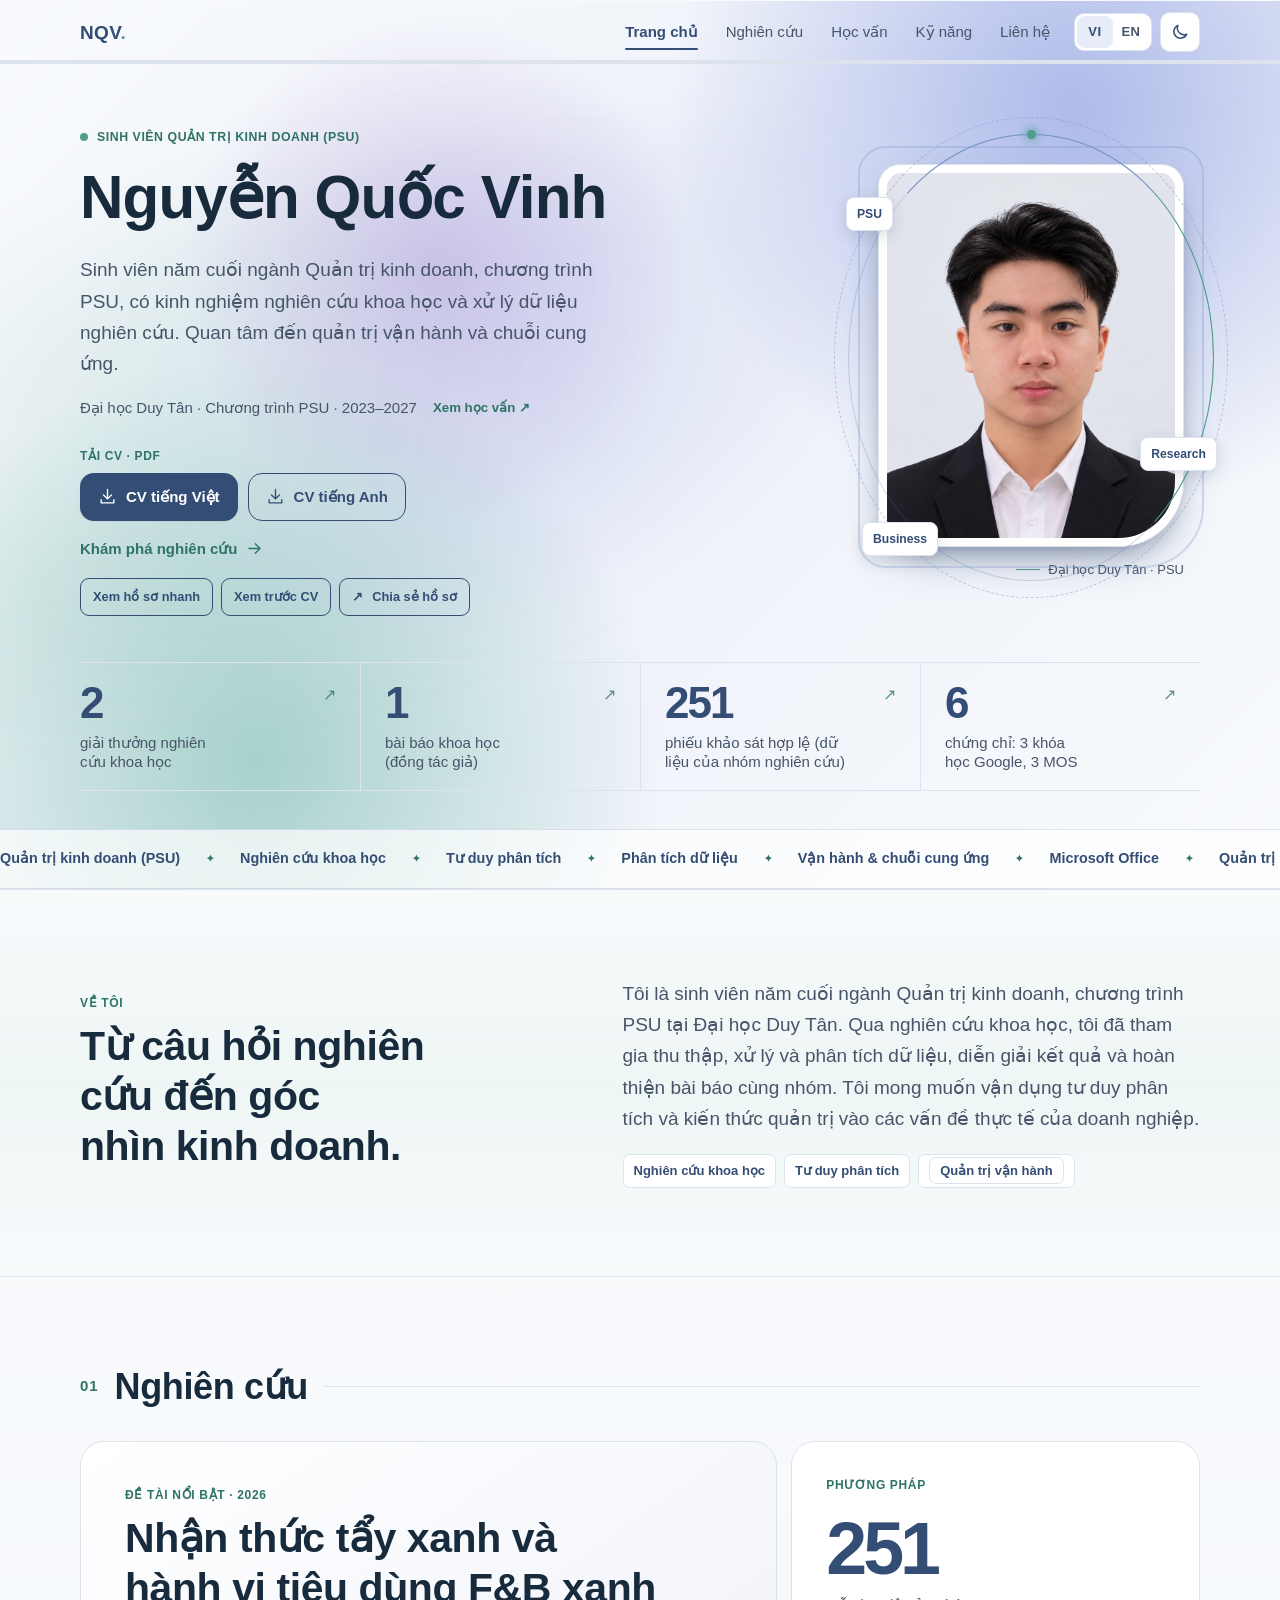
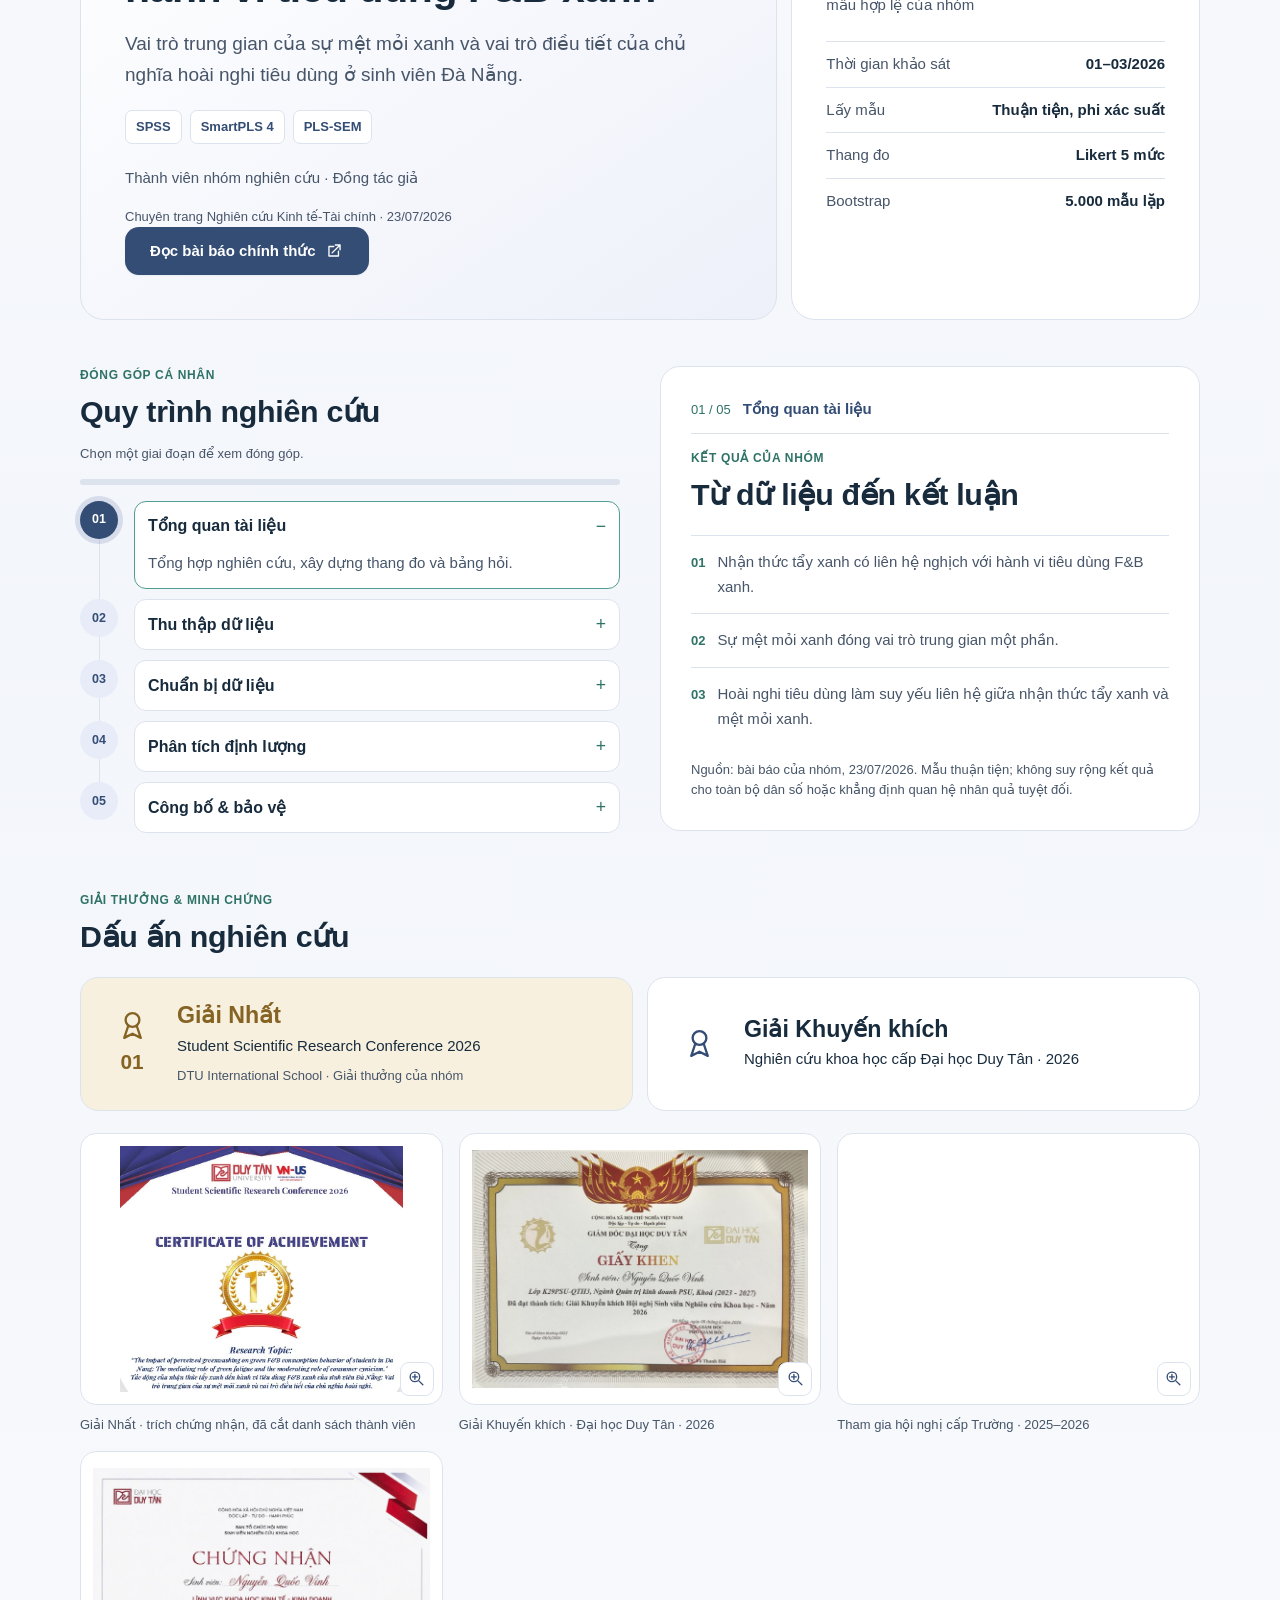
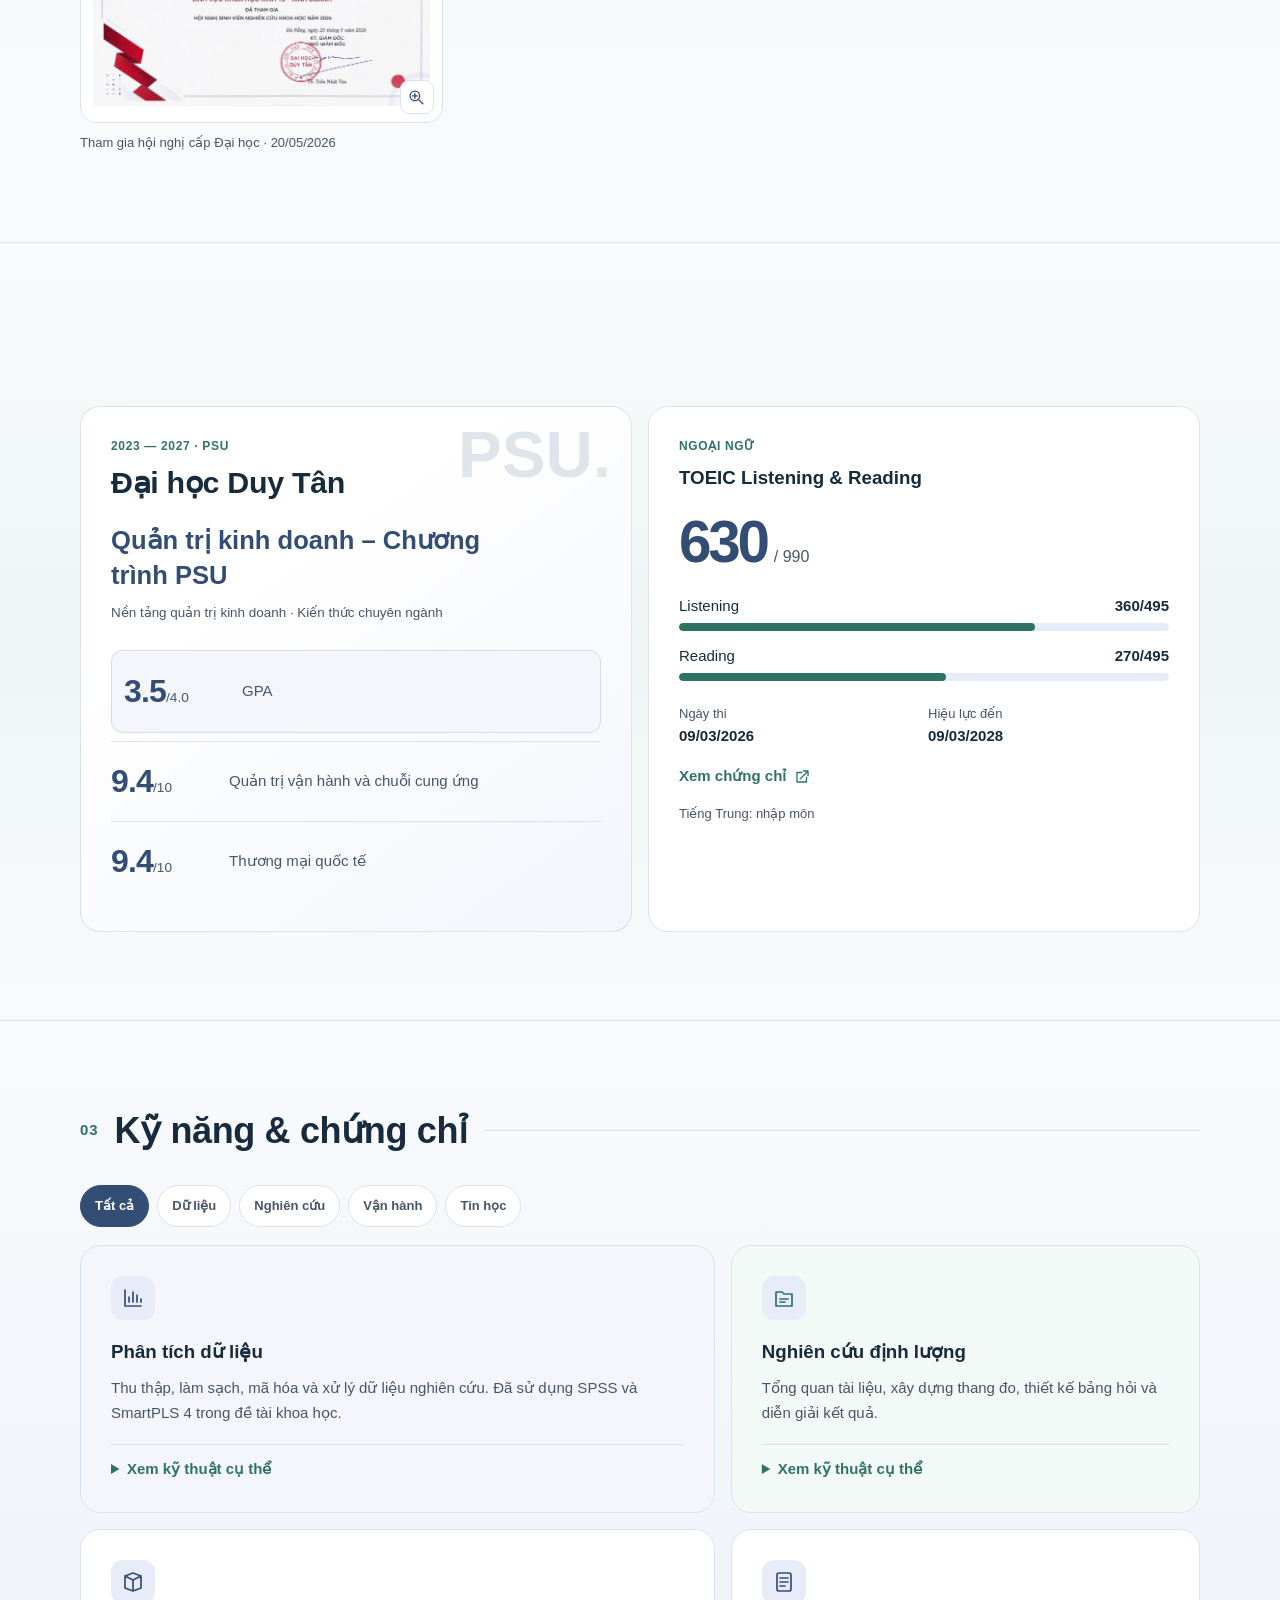
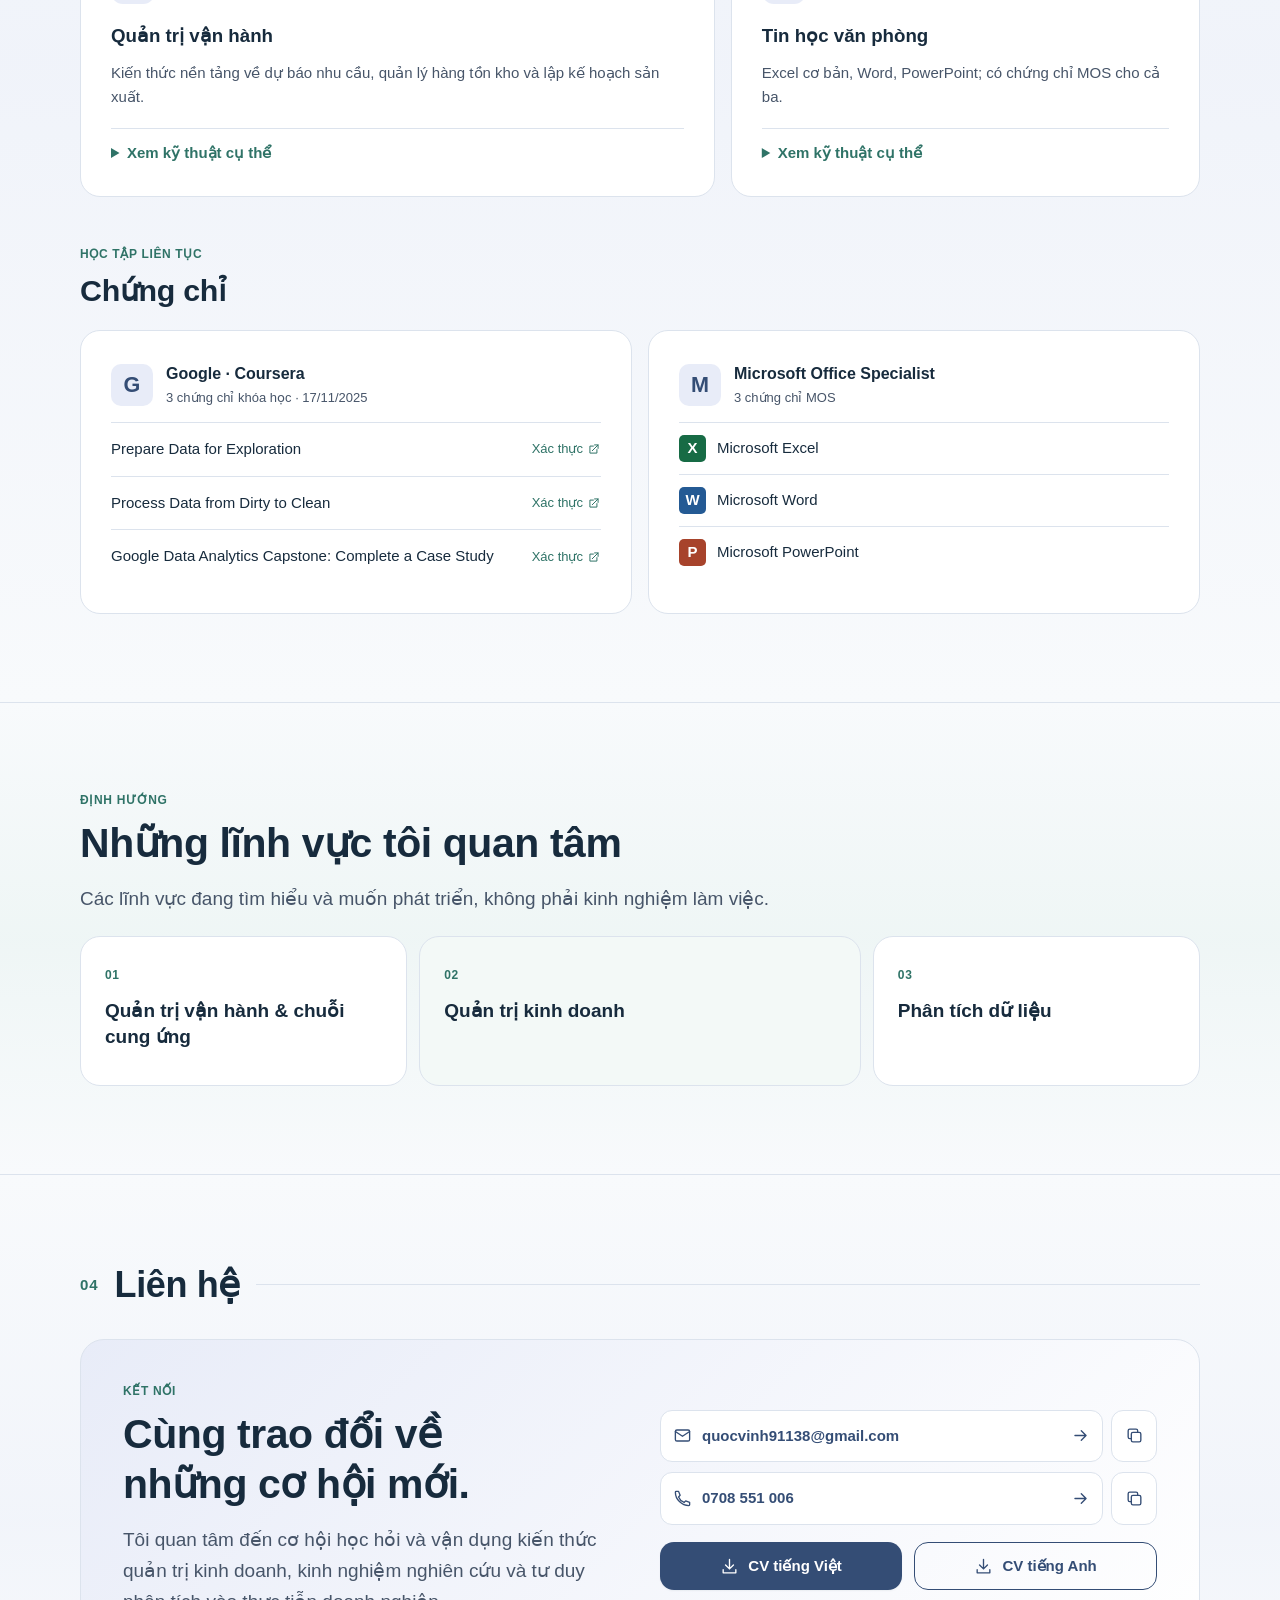
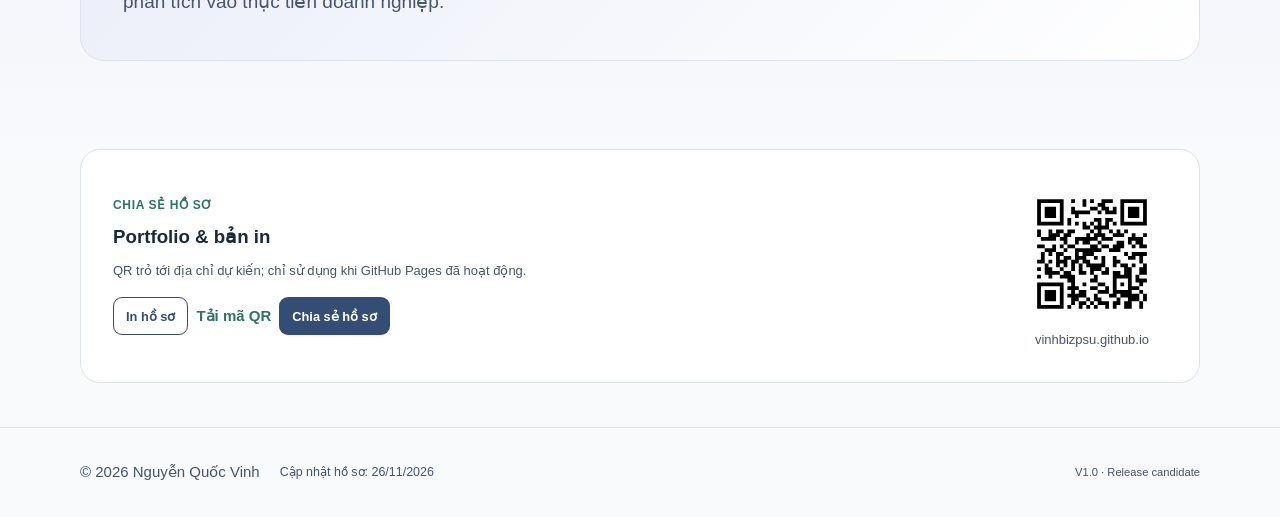
<file: index.html>
<!DOCTYPE html>

<html class="no-js" data-theme="light" lang="vi">
<head>
<meta charset="utf-8"/>
<meta content="width=device-width, initial-scale=1, viewport-fit=cover" name="viewport"/>
<title>Nguyễn Quốc Vinh – Quản trị kinh doanh (PSU) | Hồ sơ năng lực</title>
<meta content="Hồ sơ năng lực của Nguyễn Quốc Vinh, sinh viên Quản trị kinh doanh (PSU) tại Đại học Duy Tân, với thành tích nghiên cứu khoa học và kinh nghiệm xử lý dữ liệu nghiên cứu." name="description"/>
<meta content="light dark" name="color-scheme"/>
<meta content="#F8FAFC" name="theme-color"/>
<link href="assets/img/favicon.svg?v=4.5" rel="icon" type="image/svg+xml"/>
<!-- URL dự kiến cho GitHub Pages. Không có tracker/analytics. -->
<!-- Đặt theme trước khi vẽ trang để tránh nháy sáng/tối -->
<script>
    (function () {
      var r = document.documentElement, t = null;
      r.className = r.className.replace('no-js', 'js');
      try { t = localStorage.getItem('nqv-theme'); } catch (e) {}
      if (t !== 'light' && t !== 'dark') {
        t = window.matchMedia && matchMedia('(prefers-color-scheme: dark)').matches ? 'dark' : 'light';
      }
      r.setAttribute('data-theme', t);
      // Motion is enabled by default; reduced motion uses a gentler visual treatment.
      r.dataset.motion='auto';
      r.dataset.motionEffective='on';
      r.dataset.motionReduced=window.matchMedia && matchMedia('(prefers-reduced-motion: reduce)').matches?'yes':'no';
    })();
  </script>
<link href="css/tokens.css?v=4.5" rel="stylesheet"/>
<link href="css/base.css?v=4.5" rel="stylesheet"/>
<link href="css/components.css?v=4.5" rel="stylesheet"/>
<link href="css/portfolio.css?v=4.5" rel="stylesheet"/>
<link href="css/interactions.css?v=4.5" rel="stylesheet"/>
<link href="css/premium.css?v=1.0.1" rel="stylesheet"/>
<link href="css/motion-plus.css?v=4.5" rel="stylesheet"/>
<script defer="" src="data/strings.js?v=4.5"></script>
<script defer="" src="data/premium-strings.js?v=1.0.1"></script>
<script defer="" src="data/polish-strings.js?v=4.5"></script><script defer="" src="data/content.js?v=4.5"></script>
<script defer="" src="js/theme.js?v=4.5"></script>
<script defer="" src="js/i18n.js?v=4.5"></script>
<script defer="" src="data/future.js?v=1.0"></script>
<script defer="" src="js/future.js?v=1.0"></script>
<script defer="" src="js/ui.js?v=4.5"></script>
<script defer="" src="js/portfolio.js?v=4.5"></script>
<script defer="" src="js/interactions.js?v=4.5"></script>
<script defer="" src="js/premium.js?v=1.0.1"></script>
<link href="https://vinhbizpsu.github.io/" rel="canonical"/><meta content="website" property="og:type"/><meta content="vi_VN" property="og:locale"/><meta content="en_US" property="og:locale:alternate"/><meta content="Nguyễn Quốc Vinh | Business Administration (PSU)" property="og:title"/><meta content="Sinh viên Quản trị kinh doanh (PSU) tại Đại học Duy Tân · Nghiên cứu khoa học · Hồ sơ năng lực và CV song ngữ." property="og:description"/><meta content="https://vinhbizpsu.github.io/" property="og:url"/><meta content="https://vinhbizpsu.github.io/assets/img/share-card.jpg" property="og:image"/><meta content="1200" property="og:image:width"/><meta content="630" property="og:image:height"/><meta content="Nguyễn Quốc Vinh – Portfolio Quản trị kinh doanh PSU" property="og:image:alt"/><meta content="summary_large_image" name="twitter:card"/><meta content="Nguyễn Quốc Vinh | Business Administration (PSU)" name="twitter:title"/><meta content="Hồ sơ năng lực, nghiên cứu khoa học và CV song ngữ." name="twitter:description"/><meta content="https://vinhbizpsu.github.io/assets/img/share-card.jpg" name="twitter:image"/><link href="css/main-polish.css?v=4.5" rel="stylesheet"/><script defer="" src="js/main-polish.js?v=4.5"></script><script type="application/ld+json">{"@context": "https://schema.org", "@type": "ProfilePage", "url": "https://vinhbizpsu.github.io/", "dateModified": "2026-11-26", "mainEntity": {"@type": "Person", "name": "Nguyễn Quốc Vinh", "alternateName": "Nguyen Quoc Vinh", "description": "Business Administration (PSU) student at Duy Tan University", "affiliation": {"@type": "CollegeOrUniversity", "name": "Duy Tan University"}, "image": "https://vinhbizpsu.github.io/assets/img/portrait.webp"}}</script><link href="css/final-review.css?v=4.5" rel="stylesheet"/><link href="css/future.css?v=1.0" rel="stylesheet"/></head>
<body>
<a class="skip-link" data-i18n="skip" href="#main">Chuyển đến nội dung chính</a>
<div aria-hidden="true" id="top-sentinel" style="position:absolute;top:0;left:0;width:1px;height:1px"></div>
<header class="site-header" data-site-header="">
<div class="container site-header__inner">
<a aria-label="Nguyễn Quốc Vinh – về đầu trang" class="brand" data-i18n-attr="aria-label:brand.label" href="#home">NQV<span class="brand__dot">.</span></a>
<nav aria-label="Điều hướng chính" class="site-nav" data-i18n-attr="aria-label:nav.label" data-open="false" id="site-nav">
<ul class="site-nav__list">
<li><a class="site-nav__link" data-i18n="nav.home" data-nav="home" href="#home">Trang chủ</a></li>
<li><a class="site-nav__link" data-i18n="nav.research" data-nav="research" href="#research">Nghiên cứu</a></li>
<li><a class="site-nav__link" data-i18n="nav.education" data-nav="education" href="#education">Học vấn</a></li><li><a class="site-nav__link" data-i18n="nav.skills" data-nav="skills" href="#skills">Kỹ năng</a></li>

<li><a class="site-nav__link" data-i18n="nav.contact" data-nav="contact" href="#contact">Liên hệ</a></li>
</ul>
</nav>
<div class="site-header__tools">
<div aria-label="Ngôn ngữ" class="seg" data-i18n-attr="aria-label:lang.label" role="group">
<button aria-label="Tiếng Việt" aria-pressed="true" class="seg__btn" data-lang="vi" lang="vi" type="button">VI</button>
<button aria-label="English" aria-pressed="false" class="seg__btn" data-lang="en" lang="en" type="button">EN</button>
</div>
<button aria-label="Giao diện tối" aria-pressed="false" class="icon-btn theme-toggle" data-i18n-attr="aria-label:theme.dark" data-theme-toggle="" type="button">
<svg aria-hidden="true" class="icon-moon" focusable="false" viewbox="0 0 24 24"><path d="M20 14.5A8 8 0 0 1 9.5 4a8 8 0 1 0 10.5 10.5z"></path></svg>
<svg aria-hidden="true" class="icon-sun" focusable="false" viewbox="0 0 24 24"><circle cx="12" cy="12" r="4"></circle><path d="M12 2v2M12 20v2M4.93 4.93l1.41 1.41M17.66 17.66l1.41 1.41M2 12h2M20 12h2M4.93 19.07l1.41-1.41M17.66 6.34l1.41-1.41"></path></svg>
</button>
<button aria-controls="site-nav" aria-expanded="false" class="icon-btn menu-btn" data-menu-toggle="" type="button">
<span aria-hidden="true" class="menu-btn__bars"></span>
<span class="visually-hidden" data-i18n="nav.menu">Menu</span>
</button>
</div>
</div>
<div aria-hidden="true" class="reading-progress"><span></span></div>
</header>
<main id="main" tabindex="-1">
<div class="intro"><div aria-hidden="true" class="ambient"><i></i><i></i><i></i><b class="ambient-ribbon"></b></div>
<section aria-labelledby="hero-title" class="hero" id="home">
<div class="container hero__grid">
<div class="hero__text">
<p class="eyebrow rise" style="--i:0"><span class="eyebrow-dot"></span><span data-i18n="hero.kicker">SINH VIÊN QUẢN TRỊ KINH DOANH (PSU)</span></p>
<h1 class="hero__title rise" data-i18n="hero.name" id="hero-title" style="--i:1">Nguyễn Quốc Vinh</h1>
<p class="hero__lead rise" data-i18n="hero.lead" style="--i:2">Sinh viên năm cuối ngành Quản trị kinh doanh, chương trình PSU, có kinh nghiệm nghiên cứu khoa học và xử lý dữ liệu nghiên cứu. Quan tâm đến quản trị vận hành và chuỗi cung ứng.</p>
<p class="hero__meta rise academic-meta" style="--i:3"><span data-i18n="hero.meta">Đại học Duy Tân · Chương trình PSU · 2023–2027</span><a class="academic-jump" data-i18n="v44.edu.jump" href="#education">Xem học vấn ↗</a></p>
<div class="hero-actions rise" id="download-cv" style="--i:4"><p class="action-label"><span data-i18n="hero.download">TẢI CV · PDF</span></p><div class="btn-row"><a class="btn btn--primary" download="" href="assets/cv/CV_VI_Nguyen-Quoc-Vinh.pdf"><svg aria-hidden="true" class="mini-icon" fill="none" stroke="currentColor" stroke-linecap="round" stroke-linejoin="round" stroke-width="1.7" viewbox="0 0 24 24"><path d="M12 3v12m-5-5 5 5 5-5M4 16v4h16v-4"></path></svg> <span data-i18n="cv.vi">CV tiếng Việt</span></a><a class="btn btn--secondary" download="" href="assets/cv/CV_EN_Nguyen-Quoc-Vinh.pdf"><svg aria-hidden="true" class="mini-icon" fill="none" stroke="currentColor" stroke-linecap="round" stroke-linejoin="round" stroke-width="1.7" viewbox="0 0 24 24"><path d="M12 3v12m-5-5 5 5 5-5M4 16v4h16v-4"></path></svg> <span data-i18n="cv.en">CV tiếng Anh</span></a></div><a class="text-link hero-research" href="#research"><span data-i18n="hero.cta.research">Khám phá nghiên cứu</span><svg aria-hidden="true" class="mini-icon" fill="none" stroke="currentColor" stroke-linecap="round" stroke-linejoin="round" stroke-width="1.7" viewbox="0 0 24 24"><path d="M5 12h14m-6-6 6 6-6 6"></path></svg></a></div><div class="v4-hero-actions"><button class="btn btn--secondary js-only" data-open="quick-dialog" type="button"><span data-i18n="v4.quick">Xem hồ sơ nhanh</span></button><button class="btn btn--secondary js-only" data-open="cv-dialog" type="button"><span data-i18n="v4.preview">Xem trước CV</span></button><button class="btn btn--secondary js-only share-trigger" data-share="" type="button"><span aria-hidden="true">↗</span> <span data-i18n="v44.share">Chia sẻ hồ sơ</span></button></div>
</div>
<figure class="hero__figure rise" style="--i:2"><div aria-hidden="true" class="portrait-decoration"><i></i><i></i><b class="frame-sweep"></b><span class="float-label float-one">PSU</span><span class="float-label float-two">Research</span><span class="float-label float-three">Business</span></div><div class="portrait-frame"><div aria-hidden="true" class="portrait-fallback">NQV<span>.</span></div><img alt="Ảnh chân dung Nguyễn Quốc Vinh" class="portrait" data-i18n-attr="alt:portrait.alt" fetchpriority="high" height="1067" src="assets/img/portrait.webp" width="800"/></div><figcaption class="portrait-caption"><span class="caption-line"></span><span data-i18n="portrait.caption">Đại học Duy Tân · PSU</span></figcaption></figure>
</div>
</section>
<section aria-label="Thành tích nổi bật" class="evidence" data-i18n-attr="aria-label:evidence.label">
<div class="container">
<ul class="evidence__list rise" style="--i:5">
<li class="evidence__item"><a class="evidence-action" href="#honors"><span class="evidence__num" data-count="2">2</span><span class="evidence__label" data-i18n="evidence.awards">giải thưởng nghiên cứu khoa học</span><span aria-hidden="true" class="stat-arrow">↗</span></a></li>
<li class="evidence__item"><a class="evidence-action" href="#publication"><span class="evidence__num" data-count="1">1</span><span class="evidence__label" data-i18n="evidence.publication">bài báo khoa học (đồng tác giả)</span><span aria-hidden="true" class="stat-arrow">↗</span></a></li>
<li class="evidence__item"><a class="evidence-action" href="#research"><span class="evidence__num" data-count="251">251</span><span class="evidence__label" data-i18n="evidence.responses">phiếu khảo sát hợp lệ (dữ liệu của nhóm nghiên cứu)</span><span aria-hidden="true" class="stat-arrow">↗</span></a></li>
<li class="evidence__item"><a class="evidence-action" href="#certificates"><span class="evidence__num" data-count="6">6</span><span class="evidence__label" data-i18n="evidence.certificates">chứng chỉ: 3 khóa học Google, 3 MOS</span><span aria-hidden="true" class="stat-arrow">↗</span></a></li>
</ul>
</div>
</section>
<div aria-label="Năng lực chuyên môn" class="marquee" data-i18n-attr="aria-label:v4.marquee.label"><div class="marquee-track"><div><span data-i18n="v4.m.biz">Quản trị kinh doanh (PSU)</span><i aria-hidden="true">✦</i><span data-i18n="v4.m.research">Nghiên cứu khoa học</span><i aria-hidden="true">✦</i><span data-i18n="v4.m.thinking">Tư duy phân tích</span><i aria-hidden="true">✦</i><span data-i18n="v4.m.data">Phân tích dữ liệu</span><i aria-hidden="true">✦</i><span data-i18n="v4.m.ops">Vận hành &amp; chuỗi cung ứng</span><i aria-hidden="true">✦</i><span data-i18n="v4.m.office">Microsoft Office</span><i aria-hidden="true">✦</i></div><div aria-hidden="true"><span data-i18n="v4.m.biz">Quản trị kinh doanh (PSU)</span><i aria-hidden="true">✦</i><span data-i18n="v4.m.research">Nghiên cứu khoa học</span><i aria-hidden="true">✦</i><span data-i18n="v4.m.thinking">Tư duy phân tích</span><i aria-hidden="true">✦</i><span data-i18n="v4.m.data">Phân tích dữ liệu</span><i aria-hidden="true">✦</i><span data-i18n="v4.m.ops">Vận hành &amp; chuỗi cung ứng</span><i aria-hidden="true">✦</i><span data-i18n="v4.m.office">Microsoft Office</span><i aria-hidden="true">✦</i></div><div aria-hidden="true"><span data-i18n="v4.m.biz">Quản trị kinh doanh (PSU)</span><i aria-hidden="true">✦</i><span data-i18n="v4.m.research">Nghiên cứu khoa học</span><i aria-hidden="true">✦</i><span data-i18n="v4.m.thinking">Tư duy phân tích</span><i aria-hidden="true">✦</i><span data-i18n="v4.m.data">Phân tích dữ liệu</span><i aria-hidden="true">✦</i><span data-i18n="v4.m.ops">Vận hành &amp; chuỗi cung ứng</span><i aria-hidden="true">✦</i><span data-i18n="v4.m.office">Microsoft Office</span><i aria-hidden="true">✦</i></div><div aria-hidden="true"><span data-i18n="v4.m.biz">Quản trị kinh doanh (PSU)</span><i aria-hidden="true">✦</i><span data-i18n="v4.m.research">Nghiên cứu khoa học</span><i aria-hidden="true">✦</i><span data-i18n="v4.m.thinking">Tư duy phân tích</span><i aria-hidden="true">✦</i><span data-i18n="v4.m.data">Phân tích dữ liệu</span><i aria-hidden="true">✦</i><span data-i18n="v4.m.ops">Vận hành &amp; chuỗi cung ứng</span><i aria-hidden="true">✦</i><span data-i18n="v4.m.office">Microsoft Office</span><i aria-hidden="true">✦</i></div><div aria-hidden="true"><span data-i18n="v4.m.biz">Quản trị kinh doanh (PSU)</span><i aria-hidden="true">✦</i><span data-i18n="v4.m.research">Nghiên cứu khoa học</span><i aria-hidden="true">✦</i><span data-i18n="v4.m.thinking">Tư duy phân tích</span><i aria-hidden="true">✦</i><span data-i18n="v4.m.data">Phân tích dữ liệu</span><i aria-hidden="true">✦</i><span data-i18n="v4.m.ops">Vận hành &amp; chuỗi cung ứng</span><i aria-hidden="true">✦</i><span data-i18n="v4.m.office">Microsoft Office</span><i aria-hidden="true">✦</i></div><div aria-hidden="true"><span data-i18n="v4.m.biz">Quản trị kinh doanh (PSU)</span><i aria-hidden="true">✦</i><span data-i18n="v4.m.research">Nghiên cứu khoa học</span><i aria-hidden="true">✦</i><span data-i18n="v4.m.thinking">Tư duy phân tích</span><i aria-hidden="true">✦</i><span data-i18n="v4.m.data">Phân tích dữ liệu</span><i aria-hidden="true">✦</i><span data-i18n="v4.m.ops">Vận hành &amp; chuỗi cung ứng</span><i aria-hidden="true">✦</i><span data-i18n="v4.m.office">Microsoft Office</span><i aria-hidden="true">✦</i></div></div></div>
</div>
<section aria-labelledby="about-title" class="section about-section" id="about"><div class="container about-grid" data-reveal=""><div><p class="kicker"><span data-i18n="about.kicker">VỀ TÔI</span></p><h2 class="editorial-title" data-i18n="about.heading" id="about-title">Từ câu hỏi nghiên cứu đến góc nhìn kinh doanh.</h2></div><div class="about-copy"><p data-i18n="about.body">Tôi là sinh viên năm cuối ngành Quản trị kinh doanh, chương trình PSU tại Đại học Duy Tân. Qua nghiên cứu khoa học, tôi đã tham gia thu thập, xử lý và phân tích dữ liệu, diễn giải kết quả và hoàn thiện bài báo cùng nhóm. Tôi mong muốn vận dụng tư duy phân tích và kiến thức quản trị vào các vấn đề thực tế của doanh nghiệp.</p><div class="inline-tags"><span data-i18n="about.tag.research">Nghiên cứu khoa học</span><span data-i18n="about.tag.thinking">Tư duy phân tích</span><span><span data-i18n="about.tag">Quản trị vận hành</span></span></div></div></div></section><section aria-labelledby="research-title" class="section" id="research"><div class="container"><div class="section__head" data-reveal=""><span aria-hidden="true" class="section__index">01</span><h2 class="section__title" data-i18n="sec.research" id="research-title">Nghiên cứu</h2></div><div class="research-lead"><article class="research-main" data-reveal="" id="publication" style="--reveal-delay:0ms"><p class="kicker"><span data-i18n="research.kicker">ĐỀ TÀI NỔI BẬT · 2026</span></p><h3 class="editorial-title" data-i18n="research.title">Nhận thức tẩy xanh và hành vi tiêu dùng F&amp;B xanh</h3><p class="lead-copy" data-i18n="research.subtitle">Vai trò trung gian của sự mệt mỏi xanh và vai trò điều tiết của chủ nghĩa hoài nghi tiêu dùng ở sinh viên Đà Nẵng.</p><div class="inline-tags"><span>SPSS</span><span>SmartPLS 4</span><span>PLS-SEM</span></div><p class="role-label"><span data-i18n="research.role">Thành viên nhóm nghiên cứu · Đồng tác giả</span></p><p class="small-note">Chuyên trang Nghiên cứu Kinh tế-Tài chính · 23/07/2026</p><a class="btn btn--primary" href="https://nghiencuu.tapchikinhtetaichinh.vn/tac-dong-cua-nhan-thuc-tay-xanh-den-hanh-vi-tieu-dung-thuc-pham-va-do-uong-xanh-cua-sinh-vien-tren-dia-ban-tp-da-nang-162535.html" rel="noopener noreferrer" target="_blank"><span data-i18n="research.read">Đọc bài báo chính thức</span><svg aria-hidden="true" class="mini-icon" fill="none" stroke="currentColor" stroke-linecap="round" stroke-linejoin="round" stroke-width="1.7" viewbox="0 0 24 24"><path d="M13 5h6v6m0-6L9 15m8-2v6H5V7h6"></path></svg></a></article><aside class="method-panel"><p class="kicker"><span data-i18n="method.kicker">PHƯƠNG PHÁP</span></p><div class="method-number">251<span><span data-i18n="method.sample">mẫu hợp lệ của nhóm</span></span></div><dl class="method-list"><div><dt><span data-i18n="method.1">Thời gian khảo sát</span></dt><dd>01–03/2026</dd></div><div><dt><span data-i18n="method.2">Lấy mẫu</span></dt><dd><span data-i18n="method.2v">Thuận tiện, phi xác suất</span></dd></div><div><dt><span data-i18n="method.3">Thang đo</span></dt><dd><span data-i18n="method.3v">Likert 5 mức</span></dd></div><div><dt>Bootstrap</dt><dd><span data-i18n="method.4v">5.000 mẫu lặp</span></dd></div></dl></aside></div>
<div class="research-detail" data-reveal=""><div><p class="kicker"><span data-i18n="process.kicker">ĐÓNG GÓP CÁ NHÂN</span></p><h3 class="subheading" data-i18n="process.title">Quy trình nghiên cứu</h3><p class="interaction-hint js-only" data-i18n="v3.timeline.hint">Chọn một giai đoạn để xem đóng góp.</p><div aria-hidden="true" class="timeline-rail"><i></i></div><ol class="timeline"><li><span class="step-num">01</span><div><h4 data-i18n="step.0.title">Tổng quan tài liệu</h4><p data-i18n="step.0.desc">Tổng hợp nghiên cứu, xây dựng thang đo và bảng hỏi.</p></div></li><li><span class="step-num">02</span><div><h4 data-i18n="step.1.title">Thu thập dữ liệu</h4><p data-i18n="step.1.desc">Tham gia khảo sát sinh viên tại Đà Nẵng (01–03/2026).</p></div></li><li><span class="step-num">03</span><div><h4 data-i18n="step.2.title">Chuẩn bị dữ liệu</h4><p data-i18n="step.2.desc">Làm sạch, mã hóa và rà soát bộ dữ liệu cuối cùng.</p></div></li><li><span class="step-num">04</span><div><h4 data-i18n="step.3.title">Phân tích định lượng</h4><p data-i18n="step.3.desc">Sử dụng SPSS và SmartPLS 4 trong nghiên cứu để thực hiện thống kê mô tả, đánh giá mô hình, phân tích trung gian và điều tiết.</p></div></li><li><span class="step-num">05</span><div><h4 data-i18n="step.4.title">Công bố &amp; bảo vệ</h4><p data-i18n="step.4.desc">Diễn giải kết quả, tham gia viết và chỉnh sửa bản thảo, thuyết trình và bảo vệ đề tài.</p></div></li></ol></div><div class="findings"><div class="story-status js-only"><span data-story-index="">01 / 05</span><strong data-story-title=""></strong></div><p class="kicker"><span data-i18n="findings.kicker">KẾT QUẢ CỦA NHÓM</span></p><h3 class="subheading" data-i18n="findings.title">Từ dữ liệu đến kết luận</h3><div class="finding"><span>01</span><p data-i18n="finding.1">Nhận thức tẩy xanh có liên hệ nghịch với hành vi tiêu dùng F&amp;B xanh.</p></div><div class="finding"><span>02</span><p data-i18n="finding.2">Sự mệt mỏi xanh đóng vai trò trung gian một phần.</p></div><div class="finding"><span>03</span><p data-i18n="finding.3">Hoài nghi tiêu dùng làm suy yếu liên hệ giữa nhận thức tẩy xanh và mệt mỏi xanh.</p></div><p class="small-note"><span data-i18n="finding.note">Nguồn: bài báo của nhóm, 23/07/2026. Mẫu thuận tiện; không suy rộng kết quả cho toàn bộ dân số hoặc khẳng định quan hệ nhân quả tuyệt đối.</span></p></div></div>

<div class="honors" id="honors"><p class="kicker"><span data-i18n="honors.kicker">GIẢI THƯỞNG &amp; MINH CHỨNG</span></p><h3 class="subheading" data-i18n="honors.title">Dấu ấn nghiên cứu</h3><div class="honor-grid"><article class="honor-first" data-reveal="" style="--reveal-delay:0ms"><div class="award-mark"><svg aria-hidden="true" class="mini-icon" fill="none" stroke="currentColor" stroke-linecap="round" stroke-linejoin="round" stroke-width="1.7" viewbox="0 0 24 24"><circle cx="12" cy="8" r="5"></circle><path d="m9 12-3 9 6-3 6 3-3-9"></path></svg><span>01</span></div><div><h4 data-i18n="award.first">Giải Nhất</h4><p>Student Scientific Research Conference 2026</p><p class="small-note">DTU International School · <span data-i18n="award.team">Giải thưởng của nhóm</span></p></div></article><article class="honor-second" data-reveal="" style="--reveal-delay:105ms"><div class="award-mark secondary-mark"><svg aria-hidden="true" class="mini-icon" fill="none" stroke="currentColor" stroke-linecap="round" stroke-linejoin="round" stroke-width="1.7" viewbox="0 0 24 24"><circle cx="12" cy="8" r="5"></circle><path d="m9 12-3 9 6-3 6 3-3-9"></path></svg></div><div><h4 data-i18n="award.second">Giải Khuyến khích</h4><p data-i18n="award.second.desc">Nghiên cứu khoa học cấp Đại học Duy Tân · 2026</p></div></article></div><div class="gallery"><figure class="evidence-photo" data-reveal="" style="--reveal-delay:0ms"><a class="photo-link" data-i18n-attr="aria-label:photo.first.alt" data-photo="" href="assets/img/first-prize-excerpt.webp"><img alt="Trích giấy chứng nhận Giải Nhất của nhóm" data-i18n-attr="alt:photo.first.alt" decoding="async" loading="lazy" src="assets/img/first-prize-excerpt.webp"/><span class="photo-zoom"><svg aria-hidden="true" class="mini-icon" fill="none" stroke="currentColor" stroke-linecap="round" stroke-linejoin="round" stroke-width="1.7" viewbox="0 0 24 24"><circle cx="10" cy="10" r="6"></circle><path d="m15 15 5 5M7 10h6m-3-3v6"></path></svg></span></a><figcaption><span data-i18n="photo.first.caption">Giải Nhất · trích chứng nhận, đã cắt danh sách thành viên</span></figcaption></figure><figure class="evidence-photo" data-reveal="" style="--reveal-delay:105ms"><a class="photo-link" data-i18n-attr="aria-label:photo.encouragement.alt" data-photo="" href="assets/img/encouragement-prize.webp"><img alt="Giấy khen Giải Khuyến khích NCKH cấp Đại học Duy Tân" data-i18n-attr="alt:photo.encouragement.alt" decoding="async" loading="lazy" src="assets/img/encouragement-prize.webp"/><span class="photo-zoom"><svg aria-hidden="true" class="mini-icon" fill="none" stroke="currentColor" stroke-linecap="round" stroke-linejoin="round" stroke-width="1.7" viewbox="0 0 24 24"><circle cx="10" cy="10" r="6"></circle><path d="m15 15 5 5M7 10h6m-3-3v6"></path></svg></span></a><figcaption><span data-i18n="photo.encouragement.caption">Giải Khuyến khích · Đại học Duy Tân · 2026</span></figcaption></figure><figure class="evidence-photo" data-reveal="" style="--reveal-delay:210ms"><a class="photo-link" data-i18n-attr="aria-label:photo.school.alt" data-photo="" href="assets/img/research-school.webp"><img alt="Chứng nhận cá nhân tham gia hội nghị NCKH cấp Trường" data-i18n-attr="alt:photo.school.alt" decoding="async" loading="lazy" src="assets/img/research-school.webp"/><span class="photo-zoom"><svg aria-hidden="true" class="mini-icon" fill="none" stroke="currentColor" stroke-linecap="round" stroke-linejoin="round" stroke-width="1.7" viewbox="0 0 24 24"><circle cx="10" cy="10" r="6"></circle><path d="m15 15 5 5M7 10h6m-3-3v6"></path></svg></span></a><figcaption><span data-i18n="photo.school.caption">Tham gia hội nghị cấp Trường · 2025–2026</span></figcaption></figure><figure class="evidence-photo" data-reveal="" style="--reveal-delay:315ms"><a class="photo-link" data-i18n-attr="aria-label:photo.dtu.alt" data-photo="" href="assets/img/research-dtu.webp"><img alt="Chứng nhận tham gia hội nghị cấp Đại học Duy Tân" data-i18n-attr="alt:photo.dtu.alt" decoding="async" loading="lazy" src="assets/img/research-dtu.webp"/><span class="photo-zoom"><svg aria-hidden="true" class="mini-icon" fill="none" stroke="currentColor" stroke-linecap="round" stroke-linejoin="round" stroke-width="1.7" viewbox="0 0 24 24"><circle cx="10" cy="10" r="6"></circle><path d="m15 15 5 5M7 10h6m-3-3v6"></path></svg></span></a><figcaption><span data-i18n="photo.dtu.caption">Tham gia hội nghị cấp Đại học · 20/05/2026</span></figcaption></figure></div><section aria-labelledby="future-awards-title" class="future-section" data-future-group="awards" hidden=""><h2 class="subheading future-heading" data-future-heading="" id="future-awards-title"></h2><div class="future-grid"></div></section></div></div></section><section aria-labelledby="education-title" class="section" id="education"><div class="container"><div class="section__head" data-reveal=""><span aria-hidden="true" class="section__index">02</span><h2 class="section__title" data-i18n="sec.education" id="education-title">Học vấn &amp; ngoại ngữ</h2></div><div class="education-grid"><article class="education-card academic-feature" data-reveal="" style="--reveal-delay:0ms"><div aria-hidden="true" class="academic-mark">PSU<span>.</span></div><p class="kicker">2023 — 2027 · PSU</p><h3 class="subheading" data-i18n="edu.school">Đại học Duy Tân</h3><p class="lead-copy academic-program" data-i18n="edu.program">Quản trị kinh doanh – Chương trình PSU</p><p class="academic-note" data-i18n="v44.edu.note">Nền tảng quản trị kinh doanh · Kiến thức chuyên ngành</p><div class="grade-list"><div><strong>3.5<small>/4.0</small></strong><span>GPA</span></div><div><strong>9.4<small>/10</small></strong><span data-i18n="edu.ops">Quản trị vận hành và chuỗi cung ứng</span></div><div><strong>9.4<small>/10</small></strong><span data-i18n="edu.trade">Thương mại quốc tế</span></div></div></article><article class="toeic-card" data-reveal="" style="--reveal-delay:105ms"><p class="kicker"><span data-i18n="toeic.kicker">NGOẠI NGỮ</span></p><h3>TOEIC Listening &amp; Reading</h3><div class="toeic-score"><strong data-toeic="total">630</strong><span>/ 990</span></div><div class="score-rows"><div><span>Listening</span><strong><span data-toeic="listening">360</span>/495</strong><progress aria-label="Listening" data-toeic-bar="listening" max="495" value="360"></progress></div><div><span>Reading</span><strong><span data-toeic="reading">270</span>/495</strong><progress aria-label="Reading" data-toeic-bar="reading" max="495" value="270"></progress></div></div><div class="score-dates"><div><span data-i18n="toeic.date">Ngày thi</span><time data-toeic-date="testDate" datetime="2026-03-09">09/03/2026</time></div><div><span data-i18n="toeic.valid">Hiệu lực đến</span><time data-toeic-date="validUntil" datetime="2028-03-09">09/03/2028</time></div></div><a class="text-link" data-i18n-attr="aria-label:toeic.photo" data-photo="" data-toeic-image="" href="assets/img/toeic-public.webp"><span data-i18n="toeic.view">Xem chứng chỉ</span><svg aria-hidden="true" class="mini-icon" fill="none" stroke="currentColor" stroke-linecap="round" stroke-linejoin="round" stroke-width="1.7" viewbox="0 0 24 24"><path d="M13 5h6v6m0-6L9 15m8-2v6H5V7h6"></path></svg></a><p class="small-note language-note" data-i18n="edu.chinese">Tiếng Trung: nhập môn</p></article></div></div></section><section aria-labelledby="skills-title" class="section" id="skills"><div class="container"><div class="section__head" data-reveal=""><span aria-hidden="true" class="section__index">03</span><h2 class="section__title" data-i18n="sec.skills" id="skills-title">Kỹ năng &amp; chứng chỉ</h2></div><div aria-label="Lọc kỹ năng" class="skill-filters js-only" data-i18n-attr="aria-label:v3.filter.label" role="group"><button aria-pressed="true" data-filter="all" data-i18n="v3.filter.all" type="button">Tất cả</button><button aria-pressed="false" data-filter="data" data-i18n="v3.filter.data" type="button">Dữ liệu</button><button aria-pressed="false" data-filter="research" data-i18n="v3.filter.research" type="button">Nghiên cứu</button><button aria-pressed="false" data-filter="business" data-i18n="v3.filter.business" type="button">Vận hành</button><button aria-pressed="false" data-filter="office" data-i18n="v3.filter.office" type="button">Tin học</button></div><div class="skills-grid"><article class="skill-card" data-reveal="" data-skill="data" style="--reveal-delay:0ms"><div class="skill-icon"><svg aria-hidden="true" class="mini-icon" fill="none" stroke="currentColor" stroke-linecap="round" stroke-linejoin="round" stroke-width="1.7" viewbox="0 0 24 24"><path d="M4 20V4m0 16h16M8 16v-5m4 5V6m4 10v-7m4 7v-3"></path></svg></div><h3 data-i18n="skill.0.title">Phân tích dữ liệu</h3><p data-i18n="skill.0.body">Thu thập, làm sạch, mã hóa và xử lý dữ liệu nghiên cứu. Đã sử dụng SPSS và SmartPLS 4 trong đề tài khoa học.</p><details><summary><span data-i18n="skill.detail">Xem kỹ thuật cụ thể</span></summary><p data-i18n="skill.0.detail">Các kỹ thuật đã thực hiện trong nghiên cứu: thống kê mô tả (SPSS); PLS-SEM, Outer Loadings, Cronbach’s Alpha, Composite Reliability, AVE, HTMT, VIF, Bootstrapping, R², f², Q², trung gian và điều tiết (SmartPLS 4).</p></details></article><article class="skill-card" data-reveal="" data-skill="research" style="--reveal-delay:105ms"><div class="skill-icon"><svg aria-hidden="true" class="mini-icon" fill="none" stroke="currentColor" stroke-linecap="round" stroke-linejoin="round" stroke-width="1.7" viewbox="0 0 24 24"><path d="M4 6h6l2 2h8v12H4zM8 13h8m-8 3h5"></path></svg></div><h3 data-i18n="skill.1.title">Nghiên cứu định lượng</h3><p data-i18n="skill.1.body">Tổng quan tài liệu, xây dựng thang đo, thiết kế bảng hỏi và diễn giải kết quả.</p><details><summary><span data-i18n="skill.detail">Xem kỹ thuật cụ thể</span></summary><p data-i18n="skill.1.detail">Thu thập, làm sạch, mã hóa, rà soát dữ liệu; viết báo cáo, thuyết trình và bảo vệ đề tài.</p></details></article><article class="skill-card" data-reveal="" data-skill="business" style="--reveal-delay:210ms"><div class="skill-icon"><svg aria-hidden="true" class="mini-icon" fill="none" stroke="currentColor" stroke-linecap="round" stroke-linejoin="round" stroke-width="1.7" viewbox="0 0 24 24"><path d="M4 6l8-3 8 3v12l-8 3-8-3zM4 6l8 4 8-4M12 10v11"></path></svg></div><h3 data-i18n="skill.2.title">Quản trị vận hành</h3><p data-i18n="skill.2.body">Kiến thức nền tảng về dự báo nhu cầu, quản lý hàng tồn kho và lập kế hoạch sản xuất.</p><details><summary><span data-i18n="skill.detail">Xem kỹ thuật cụ thể</span></summary><p data-i18n="skill.2.detail">Quy hoạch tuyến tính và bài toán vận tải.</p></details></article><article class="skill-card" data-reveal="" data-skill="office" style="--reveal-delay:315ms"><div class="skill-icon"><svg aria-hidden="true" class="mini-icon" fill="none" stroke="currentColor" stroke-linecap="round" stroke-linejoin="round" stroke-width="1.7" viewbox="0 0 24 24"><rect height="18" rx="2" width="14" x="5" y="3"></rect><path d="M8 8h8M8 12h8m-8 4h5"></path></svg></div><h3 data-i18n="skill.3.title">Tin học văn phòng</h3><p data-i18n="skill.3.body">Excel cơ bản, Word, PowerPoint; có chứng chỉ MOS cho cả ba.</p><details><summary><span data-i18n="skill.detail">Xem kỹ thuật cụ thể</span></summary><p data-i18n="skill.3.detail">SUM, AVERAGE, MIN, MAX, IF, AND, OR; Sort &amp; Filter, Conditional Formatting.</p></details></article></div><div class="cert-section" data-reveal="" id="certificates"><p class="kicker"><span data-i18n="cert.kicker">HỌC TẬP LIÊN TỤC</span></p><h3 class="subheading" data-i18n="cert.title">Chứng chỉ</h3><div class="cert-grid"><article class="cert-panel" data-reveal="" style="--reveal-delay:0ms"><div class="cert-brand"><span class="brand-tile google-tile">G</span><div><h4>Google · Coursera</h4><p class="small-note"><span data-i18n="cert.google">3 chứng chỉ khóa học · 17/11/2025</span></p></div></div><ul class="cert-list"><li><span>Prepare Data for Exploration</span><a aria-label="Verify Prepare Data for Exploration" href="https://coursera.org/verify/0BK9XWOE65WF" rel="noopener noreferrer" target="_blank"><span data-i18n="cert.verify">Xác thực</span><svg aria-hidden="true" class="mini-icon" fill="none" stroke="currentColor" stroke-linecap="round" stroke-linejoin="round" stroke-width="1.7" viewbox="0 0 24 24"><path d="M13 5h6v6m0-6L9 15m8-2v6H5V7h6"></path></svg></a></li><li><span>Process Data from Dirty to Clean</span><a aria-label="Verify Process Data from Dirty to Clean" href="https://coursera.org/verify/88UKC4UZXIUZ" rel="noopener noreferrer" target="_blank"><span data-i18n="cert.verify">Xác thực</span><svg aria-hidden="true" class="mini-icon" fill="none" stroke="currentColor" stroke-linecap="round" stroke-linejoin="round" stroke-width="1.7" viewbox="0 0 24 24"><path d="M13 5h6v6m0-6L9 15m8-2v6H5V7h6"></path></svg></a></li><li><span>Google Data Analytics Capstone: Complete a Case Study</span><a aria-label="Verify Google Data Analytics Capstone: Complete a Case Study" href="https://coursera.org/verify/P7C0MKGSFAR1" rel="noopener noreferrer" target="_blank"><span data-i18n="cert.verify">Xác thực</span><svg aria-hidden="true" class="mini-icon" fill="none" stroke="currentColor" stroke-linecap="round" stroke-linejoin="round" stroke-width="1.7" viewbox="0 0 24 24"><path d="M13 5h6v6m0-6L9 15m8-2v6H5V7h6"></path></svg></a></li></ul></article><article class="cert-panel" data-reveal="" style="--reveal-delay:105ms"><div class="cert-brand"><span class="brand-tile mos-tile">M</span><div><h4>Microsoft Office Specialist</h4><p class="small-note"><span data-i18n="cert.mos">3 chứng chỉ MOS</span></p></div></div><ul class="mos-list"><li><span class="office-letter excel">X</span> Microsoft Excel</li><li><span class="office-letter word">W</span> Microsoft Word</li><li><span class="office-letter ppt">P</span> Microsoft PowerPoint</li></ul></article></div><section aria-labelledby="future-certifications-title" class="future-section" data-future-group="certifications" hidden=""><h2 class="subheading future-heading" data-future-heading="" id="future-certifications-title"></h2><div class="future-grid"></div></section></div></div></section><section aria-label="Experience and projects" class="section" hidden="" id="future-career"><div class="container"><section aria-labelledby="future-experience-title" class="future-section" data-future-group="experience" hidden=""><h2 class="subheading future-heading" data-future-heading="" id="future-experience-title"></h2><div class="future-grid"></div></section><section aria-labelledby="future-projects-title" class="future-section" data-future-group="projects" hidden=""><h2 class="subheading future-heading" data-future-heading="" id="future-projects-title"></h2><div class="future-grid"></div></section></div></section><section class="section career-section" id="interests"><div class="container"><p class="kicker"><span data-i18n="v4.c.k">ĐỊNH HƯỚNG</span></p><h2 class="editorial-title"><span data-i18n="v4.c.t">Những lĩnh vực tôi quan tâm</span></h2><p class="lead-copy"><span data-i18n="v4.c.note">Các lĩnh vực đang tìm hiểu và muốn phát triển, không phải kinh nghiệm làm việc.</span></p><div class="career-grid"><div class="career-tile" data-reveal="" style="--reveal-delay:0ms"><span class="kicker">01</span><h4><span data-i18n="v4.c.ops">Quản trị vận hành &amp; chuỗi cung ứng</span></h4></div><div class="career-tile" data-reveal="" style="--reveal-delay:105ms"><span class="kicker">02</span><h4><span data-i18n="v4.c.biz">Quản trị kinh doanh</span></h4></div><div class="career-tile" data-reveal="" style="--reveal-delay:210ms"><span class="kicker">03</span><h4><span data-i18n="v4.c.data">Phân tích dữ liệu</span></h4></div></div></div></section><section aria-labelledby="contact-title" class="section" id="contact"><div class="container"><div class="section__head" data-reveal=""><span aria-hidden="true" class="section__index">04</span><h2 class="section__title" data-i18n="sec.contact" id="contact-title">Liên hệ</h2></div><div class="contact-panel" data-reveal=""><div><p class="kicker"><span data-i18n="contact.kicker">KẾT NỐI</span></p><h3 class="editorial-title" data-i18n="contact.heading">Cùng trao đổi về những cơ hội mới.</h3><p class="lead-copy" data-i18n="contact.copy">Tôi quan tâm đến cơ hội học hỏi và vận dụng kiến thức quản trị kinh doanh, kinh nghiệm nghiên cứu và tư duy phân tích vào thực tiễn doanh nghiệp.</p></div><div class="contact-links"><div class="contact-row"><a href="mailto:quocvinh91138@gmail.com"><svg aria-hidden="true" class="mini-icon" fill="none" stroke="currentColor" stroke-linecap="round" stroke-linejoin="round" stroke-width="1.7" viewbox="0 0 24 24"><rect height="14" rx="2" width="18" x="3" y="5"></rect><path d="m3 7 9 6 9-6"></path></svg><span>quocvinh91138@gmail.com</span><svg aria-hidden="true" class="mini-icon" fill="none" stroke="currentColor" stroke-linecap="round" stroke-linejoin="round" stroke-width="1.7" viewbox="0 0 24 24"><path d="M5 12h14m-6-6 6 6-6 6"></path></svg></a><button class="copy-btn js-only" data-copy="email" data-i18n-attr="aria-label:v3.copy.email;title:v3.copy.email" type="button"><svg aria-hidden="true" class="mini-icon" fill="none" stroke="currentColor" stroke-width="1.7" viewbox="0 0 24 24"><rect height="12" rx="2" width="12" x="8" y="8"></rect><path d="M16 8V6a2 2 0 0 0-2-2H6a2 2 0 0 0-2 2v8a2 2 0 0 0 2 2h2"></path></svg><span class="visually-hidden" data-i18n="v3.copy.email">Sao chép</span></button></div><div class="contact-row"><a href="tel:+84708551006"><svg aria-hidden="true" class="mini-icon" fill="none" stroke="currentColor" stroke-linecap="round" stroke-linejoin="round" stroke-width="1.7" viewbox="0 0 24 24"><path d="M7 3H4a1 1 0 0 0-1 1c0 9 8 17 17 17a1 1 0 0 0 1-1v-3l-5-2-2 2a13 13 0 0 1-7-7l2-2z"></path></svg><span>0708 551 006</span><svg aria-hidden="true" class="mini-icon" fill="none" stroke="currentColor" stroke-linecap="round" stroke-linejoin="round" stroke-width="1.7" viewbox="0 0 24 24"><path d="M5 12h14m-6-6 6 6-6 6"></path></svg></a><button class="copy-btn js-only" data-copy="phone" data-i18n-attr="aria-label:v3.copy.phone;title:v3.copy.phone" type="button"><svg aria-hidden="true" class="mini-icon" fill="none" stroke="currentColor" stroke-width="1.7" viewbox="0 0 24 24"><rect height="12" rx="2" width="12" x="8" y="8"></rect><path d="M16 8V6a2 2 0 0 0-2-2H6a2 2 0 0 0-2 2v8a2 2 0 0 0 2 2h2"></path></svg><span class="visually-hidden" data-i18n="v3.copy.phone">Sao chép</span></button></div><div class="btn-row"><a class="btn btn--primary" download="" href="assets/cv/CV_VI_Nguyen-Quoc-Vinh.pdf"><svg aria-hidden="true" class="mini-icon" fill="none" stroke="currentColor" stroke-linecap="round" stroke-linejoin="round" stroke-width="1.7" viewbox="0 0 24 24"><path d="M12 3v12m-5-5 5 5 5-5M4 16v4h16v-4"></path></svg><span data-i18n="cv.vi">CV tiếng Việt</span></a><a class="btn btn--secondary" download="" href="assets/cv/CV_EN_Nguyen-Quoc-Vinh.pdf"><svg aria-hidden="true" class="mini-icon" fill="none" stroke="currentColor" stroke-linecap="round" stroke-linejoin="round" stroke-width="1.7" viewbox="0 0 24 24"><path d="M12 3v12m-5-5 5 5 5-5M4 16v4h16v-4"></path></svg><span data-i18n="cv.en">CV tiếng Anh</span></a></div></div></div></div></section> <div class="container"><div class="v4-share" data-reveal=""><div><p class="kicker"><span data-i18n="v4.share.k">CHIA SẺ HỒ SƠ</span></p><h3><span data-i18n="v4.share.t">Portfolio &amp; bản in</span></h3><p class="small-note"><span data-i18n="v4.qr.note">QR trỏ tới địa chỉ dự kiến; chỉ sử dụng khi GitHub Pages đã hoạt động.</span></p><div class="v4-hero-actions"><button class="btn btn--secondary js-only" data-print="" type="button"><span data-i18n="v4.print">In hồ sơ</span></button><a class="text-link" download="Portfolio-QR.svg" href="assets/img/portfolio-qr.svg"><span data-i18n="v4.qr.download">Tải mã QR</span></a><button class="btn btn--primary js-only share-trigger" data-share="" type="button"><span data-i18n="v44.share">Chia sẻ hồ sơ</span></button></div></div><figure class="qr-figure"><img alt="QR: https://vinhbizpsu.github.io/" height="144" loading="lazy" src="assets/img/portfolio-qr.svg" width="144"/><figcaption class="small-note">vinhbizpsu.github.io</figcaption></figure></div></div>
</main>
<nav aria-label="Liên hệ nhanh" class="mobile-contact" data-i18n-attr="aria-label:v45.contact.label">
<a class="mobile-contact__email" href="mailto:quocvinh91138@gmail.com"><svg aria-hidden="true" fill="none" stroke="currentColor" stroke-linecap="round" stroke-linejoin="round" stroke-width="1.8" viewbox="0 0 24 24"><rect height="14" rx="2" width="18" x="3" y="5"></rect><path d="m3 7 9 6 9-6"></path></svg><span data-i18n="v45.email">Gửi email</span></a>
<a class="mobile-contact__phone" href="tel:+84708551006"><svg aria-hidden="true" fill="none" stroke="currentColor" stroke-linecap="round" stroke-linejoin="round" stroke-width="1.8" viewbox="0 0 24 24"><path d="M7 3H4a1 1 0 0 0-1 1c0 9 8 17 17 17a1 1 0 0 0 1-1v-3l-5-2-2 2a13 13 0 0 1-7-7l2-2z"></path></svg><span data-i18n="v45.phone">Gọi điện</span></a>
<a class="mobile-contact__cv" href="#download-cv"><svg aria-hidden="true" fill="none" stroke="currentColor" stroke-linecap="round" stroke-linejoin="round" stroke-width="1.8" viewbox="0 0 24 24"><path d="M12 3v12m-5-5 5 5 5-5M4 16v4h16v-4"></path></svg><span data-i18n="v45.cv">Tải CV</span></a>
</nav>
<a aria-label="Về đầu trang" class="back-top js-only" data-i18n-attr="aria-label:v3.top;title:v3.top" hidden="" href="#home"><svg aria-hidden="true" class="mini-icon" fill="none" stroke="currentColor" stroke-width="2" viewbox="0 0 24 24"><path d="m5 14 7-7 7 7M12 7v13"></path></svg></a><div aria-live="polite" class="copy-toast" role="status"></div>
<footer class="site-footer">
<div class="container"><p data-i18n="footer.text">© 2026 Nguyễn Quốc Vinh</p><p class="profile-updated"><span data-i18n="v44.updated">Cập nhật hồ sơ:</span> <time data-profile-date="" datetime="2026-11-26">26/11/2026</time></p><span class="build-label">V1.0 · Release candidate</span></div>
</footer>
<dialog aria-labelledby="photo-title" class="photo-dialog" id="photo-dialog"><div class="dialog-header"><h2 id="photo-title"></h2><button aria-label="Đóng" class="icon-btn" data-i18n-attr="aria-label:dialog.close" data-photo-close="" type="button">×</button></div><img alt="" id="dialog-image"/><p class="small-note" id="dialog-caption"></p><div class="gallery-controls" hidden=""><button aria-label="Ảnh trước" class="icon-btn" data-gallery-prev="" data-i18n-attr="aria-label:v3.gallery.prev" type="button">←</button><span aria-live="polite" data-gallery-index=""></span><button aria-label="Ảnh tiếp" class="icon-btn" data-gallery-next="" data-i18n-attr="aria-label:v3.gallery.next" type="button">→</button></div><div class="gallery-thumbs" hidden=""></div></dialog>
<dialog aria-labelledby="quick-dialog-title" class="premium-dialog" id="quick-dialog"><div class="dialog-header"><h2 id="quick-dialog-title"><span data-i18n="v4.quick.title">Hồ sơ nhanh · 30 giây</span></h2><button aria-label="Đóng" class="icon-btn" data-i18n-attr="aria-label:dialog.close" data-v4-close="" type="button">×</button></div><p class="kicker">BUSINESS ADMINISTRATION (PSU)</p><h3 class="editorial-title" data-i18n="hero.name">Nguyễn Quốc Vinh</h3><p class="small-note" data-i18n="hero.lead">Sinh viên năm cuối ngành Quản trị kinh doanh, chương trình PSU, có kinh nghiệm nghiên cứu khoa học và xử lý dữ liệu nghiên cứu. Quan tâm đến quản trị vận hành và chuỗi cung ứng.</p><div class="dashboard-grid quick-grid"><div class="dashboard-tile"><strong>2</strong><p><span data-i18n="v4.q.awards">Giải NCKH</span></p></div><div class="dashboard-tile"><strong>1</strong><p><span data-i18n="v4.q.paper">Bài công bố</span></p></div><div class="dashboard-tile"><strong>251</strong><p><span data-i18n="v4.q.sample">Mẫu của nhóm</span></p></div><div class="dashboard-tile"><strong>6</strong><p><span data-i18n="v4.q.cert">Chứng chỉ</span></p></div><div class="dashboard-tile"><strong>3.5/4.0</strong><p><span data-i18n="v4.q.gpa">GPA</span></p></div><div class="dashboard-tile"><strong><span data-toeic="total">630</span></strong><p><span data-i18n="v4.q.toeic">TOEIC</span></p></div></div><div class="inline-tags"><span data-i18n="quick.tag.business">Quản trị kinh doanh</span><span data-i18n="quick.tag.research">Nghiên cứu khoa học</span><span data-i18n="quick.tag.thinking">Tư duy phân tích</span><span data-i18n="quick.tag.office">MOS Excel</span></div><div class="btn-row"><a class="btn btn--primary" download="" href="assets/cv/CV_VI_Nguyen-Quoc-Vinh.pdf"><span data-i18n="cv.vi">CV tiếng Việt</span></a><a class="btn btn--secondary" download="" href="assets/cv/CV_EN_Nguyen-Quoc-Vinh.pdf"><span data-i18n="cv.en">CV tiếng Anh</span></a><a class="btn btn--secondary" data-close-jump="" href="#contact"><span data-i18n="v4.q.contact">Liên hệ</span></a></div></dialog><dialog aria-labelledby="cv-dialog-title" class="premium-dialog" id="cv-dialog"><div class="dialog-header"><h2 id="cv-dialog-title"><span data-i18n="v4.cv.title">Xem trước CV PDF</span></h2><button aria-label="Đóng" class="icon-btn" data-i18n-attr="aria-label:dialog.close" data-v4-close="" type="button">×</button></div><div aria-label="PDF" class="cv-switch" role="group"><button aria-pressed="true" class="btn btn--secondary" data-preview-lang="vi" type="button">VI</button><button aria-pressed="false" class="btn btn--secondary" data-preview-lang="en" type="button">EN</button><a class="text-link" data-pdf-external="" href="assets/cv/CV_VI_Nguyen-Quoc-Vinh.pdf" rel="noopener" target="_blank"><span data-i18n="v4.pdf.open">Mở PDF trong tab mới</span></a></div><iframe class="pdf-preview" data-pdf-frame="" loading="lazy" title="CV PDF"></iframe><p class="small-note"><span data-i18n="v4.pdf.note">Nếu trình duyệt không hiển thị PDF, hãy mở tab mới hoặc tải trực tiếp.</span></p><div class="btn-row"><a class="btn btn--primary" download="" href="assets/cv/CV_VI_Nguyen-Quoc-Vinh.pdf"><span data-i18n="cv.vi">CV tiếng Việt</span></a><a class="btn btn--secondary" download="" href="assets/cv/CV_EN_Nguyen-Quoc-Vinh.pdf"><span data-i18n="cv.en">CV tiếng Anh</span></a></div></dialog>
<dialog aria-labelledby="share-title" class="premium-dialog share-dialog" id="share-dialog"><div class="dialog-header"><h2 data-i18n="v44.share" id="share-title">Chia sẻ hồ sơ</h2><button class="icon-btn" data-i18n-attr="aria-label:dialog.close" data-share-close="" type="button">×</button></div><p class="small-note" data-i18n="v44.share.note">Địa chỉ chính thức dự kiến. Chỉ sử dụng sau khi website được triển khai.</p><label class="kicker" data-i18n="v44.share.link" for="share-url">Đường dẫn Portfolio</label><input id="share-url" readonly="" type="url" value="https://vinhbizpsu.github.io/"/><div class="btn-row"><button class="btn btn--primary" data-i18n="v44.share.copy" data-share-copy="" type="button">Sao chép liên kết</button><button class="btn btn--secondary" data-i18n="v44.share.native" data-native-share="" hidden="" type="button">Chia sẻ qua ứng dụng</button></div><p class="small-note" data-share-status="" role="status"></p></dialog></body>
</html>
</file>
<file: css/tokens.css>
/* ==========================================================================
   tokens.css — Design tokens: colour, type, space, radius, shadow, motion.
   Sửa giá trị tại đây; mọi stylesheet khác chỉ đọc qua var(--…).
   Palette theo DESIGN.md (đề xuất triển khai, tinh chỉnh sau khi duyệt giao diện).
   ========================================================================== */

:root {
  /* ---- Colour · light (mặc định, cũng là phương án khi tắt JS) ---------- */
  --bg: #F8FAFC;
  --surface: #FFFFFF;
  --tint: #E8ECF8;            /* lavender — chỉ dùng cho bề mặt */
  --primary: #344D75;         /* navy, màu chủ đạo */
  --primary-hover: #283E60;
  --on-primary: #FFFFFF;
  --accent: #2F7367;          /* teal làm chữ: ≥4.5:1 cả trên nền lavender (DESIGN.md đề xuất #367E72, đã tối nhẹ) */
  --accent-deco: #529D91;     /* teal gốc — chỉ trang trí, không làm chữ */
  --text: #172B3D;
  --muted: #475569;
  --border: #DCE3ED;
  --ring: #344D75;
  --wash-1: #E8ECF8;                  /* gradient nền tĩnh: lavender */
  --wash-2: rgba(82, 157, 145, .10);  /* gradient nền tĩnh: teal rất nhạt */

  /* ---- Shadow --------------------------------------------------------- */
  --shadow-sm: 0 1px 2px rgba(23, 43, 61, .06);
  --shadow-md: 0 10px 28px -12px rgba(23, 43, 61, .18), 0 2px 6px rgba(23, 43, 61, .05);

  color-scheme: light;

  /* ---- Typography ----------------------------------------------------- */
  /* Font quen thuoc, ho tro tieng Viet; khong tai font ngoai. */
  --font-sans: Arial, "Helvetica Neue", Helvetica, "Segoe UI", sans-serif;
  --fs-xs: .8125rem;
  --fs-sm: .9375rem;
  --fs-base: 1rem;
  --fs-lg: clamp(1.0625rem, 1rem + .3vw, 1.1875rem);
  --fs-xl: clamp(1.25rem, 1.1rem + .6vw, 1.5rem);
  --fs-2xl: clamp(1.625rem, 1.3rem + 1.3vw, 2.25rem);
  --fs-display: clamp(2.25rem, 1.5rem + 3vw, 3.5rem);
  --fw-regular: 400;
  --fw-medium: 500;
  --fw-semibold: 600;
  --fw-bold: 700;
  --lh-tight: 1.2;
  --lh-snug: 1.3;
  --lh-body: 1.65;
  --tracking-tight: -.01em;
  --tracking-caps: .06em;

  /* ---- Spacing (bội số của 4/8) --------------------------------------- */
  --s-1: 4px;
  --s-2: 8px;
  --s-3: 12px;
  --s-4: 16px;
  --s-5: 20px;
  --s-6: 24px;
  --s-8: 32px;
  --s-10: 40px;
  --s-12: 48px;
  --s-16: 64px;
  --s-20: 80px;

  /* ---- Shape ---------------------------------------------------------- */
  --r-sm: 10px;
  --r-md: 14px;
  --r-lg: 20px;

  /* ---- Layout --------------------------------------------------------- */
  --container: 1120px;
  --gutter: clamp(16px, 5vw, 32px);
  --header-h: 64px;
  --section-y: clamp(64px, 9vw, 112px);
  --bp-nav: 820px;            /* tham chiếu: ngưỡng chuyển menu mobile ↔ desktop */

  /* ---- Motion (chỉ transform + opacity khi có thể) --------------------- */
  --ease: cubic-bezier(.22, .61, .36, 1);
  --dur-fast: 160ms;          /* hover */
  --dur-base: 200ms;          /* menu, theme */
  --dur-reveal: 450ms;        /* hiện dần khi cuộn */
  --reveal-offset: 10px;
  --lift: -2px;               /* hover nâng tối đa 3px */
}

/* ---- Colour · dark ------------------------------------------------------ */
:root[data-theme="dark"] {
  --bg: #111827;
  --surface: #1E293B;
  --tint: #202D46;
  --primary: #A7BFEB;
  --primary-hover: #C0D1F2;
  --on-primary: #111827;
  --accent: #7DC5B7;
  --accent-deco: #529D91;
  --text: #F1F5F9;
  --muted: #CBD5E1;
  --border: #334155;
  --ring: #A7BFEB;
  --wash-1: rgba(48, 66, 104, .55);
  --wash-2: rgba(125, 197, 183, .07);

  --shadow-sm: 0 1px 2px rgba(0, 0, 0, .35);
  --shadow-md: 0 12px 32px -12px rgba(0, 0, 0, .55), 0 2px 6px rgba(0, 0, 0, .3);

  color-scheme: dark;
}
</file>
<file: css/base.css>
/* ==========================================================================
   base.css — reset, typography, layout primitives, accessibility, motion rules
   ========================================================================== */

*, *::before, *::after { box-sizing: border-box; }

html {
  -webkit-text-size-adjust: 100%;
  text-size-adjust: 100%;
  scroll-padding-top: calc(var(--header-h) + var(--s-4));
}

@media  (prefers-reduced-motion: no-preference) {
  html.no-js{ scroll-behavior: smooth; }
}
  html[data-motion-effective="on"]{ scroll-behavior: smooth; }


body {
  margin: 0;
  background: var(--bg);
  color: var(--text);
  font-family: var(--font-sans);
  font-size: var(--fs-base);
  line-height: var(--lh-body);
  font-weight: var(--fw-regular);
  -webkit-font-smoothing: antialiased;
  -moz-osx-font-smoothing: grayscale;
  text-rendering: optimizeLegibility;
  overflow-wrap: break-word;
}

[hidden] { display: none !important; }

h1, h2, h3, p, ul, ol, dl, dd, figure { margin: 0; }
ul, ol { padding: 0; list-style: none; }
img, svg { display: block; max-width: 100%; }
button { font: inherit; color: inherit; }
a { color: inherit; }

::selection { background: var(--tint); color: var(--text); }

/* ---- Layout primitives -------------------------------------------------- */
.container {
  width: min(100% - 2 * var(--gutter), var(--container));
  margin-inline: auto;
}

.visually-hidden {
  position: absolute;
  width: 1px;
  height: 1px;
  margin: -1px;
  padding: 0;
  overflow: hidden;
  clip: rect(0 0 0 0);
  white-space: nowrap;
  border: 0;
}

/* ---- Accessibility ------------------------------------------------------ */
:focus-visible {
  outline: 2px solid var(--ring);
  outline-offset: 3px;
  border-radius: var(--r-sm);
}

main:focus { outline: none; }

.skip-link {
  position: absolute;
  left: var(--s-4);
  top: var(--s-2);
  z-index: 100;
  padding: var(--s-2) var(--s-4);
  background: var(--primary);
  color: var(--on-primary);
  font-weight: var(--fw-semibold);
  font-size: var(--fs-sm);
  border-radius: var(--r-sm);
  text-decoration: none;
  transform: translateY(-200%);
}
.skip-link:focus { transform: none; }

/* ---- Motion ------------------------------------------------------------- */
/* Chuyển theme: chỉ bật tạm trong ~200ms khi người dùng bấm đổi giao diện. */
.theme-anim,
.theme-anim *,
.theme-anim *::before,
.theme-anim *::after {
  transition-property: background-color, color, border-color, box-shadow !important;
  transition-duration: var(--dur-base) !important;
  transition-timing-function: ease !important;
  transition-delay: 0s !important;
}

/* Hiện dần khi cuộn: chỉ ẩn khi JS đã sẵn sàng (class reveal-ready) để
   không bao giờ che nội dung nếu JS lỗi. */
.reveal-ready [data-reveal] {
  opacity: 0;
  transform: translateY(var(--reveal-offset));
  transition: opacity var(--dur-reveal) var(--ease), transform var(--dur-reveal) var(--ease);
  transition-delay: var(--reveal-delay, 0ms);
}
.reveal-ready [data-reveal].is-visible { opacity: 1; transform: none; }

@keyframes rise {
  from { opacity: 0; transform: translateY(8px); }
  to   { opacity: 1; transform: none; }
}
/* Hero vào nhẹ bằng CSS thuần (không phụ thuộc JS). */
.rise {
  animation: rise 380ms var(--ease) both;
  animation-delay: calc(var(--i, 0) * 40ms);
}

@media  (prefers-reduced-motion: reduce) {
  html.no-js *,html.no-js *::before,html.no-js *::after{
    animation-duration: .01ms !important;
    animation-iteration-count: 1 !important;
    animation-delay: 0s !important;
    transition-duration: .01ms !important;
    transition-delay: 0s !important;
    scroll-behavior: auto !important;
  }
  html.no-js .reveal-ready [data-reveal]{ opacity: 1; transform: none; }
}
  html[data-motion-effective="off"] *,html[data-motion-effective="off"] *::before,html[data-motion-effective="off"] *::after{
    animation-duration: .01ms !important;
    animation-iteration-count: 1 !important;
    animation-delay: 0s !important;
    transition-duration: .01ms !important;
    transition-delay: 0s !important;
    scroll-behavior: auto !important;
  }
  html[data-motion-effective="off"] .reveal-ready [data-reveal]{ opacity: 1; transform: none; }


@media print {
  .reveal-ready [data-reveal] { opacity: 1; transform: none; }
  .site-header { position: static; }
}
</file>
<file: css/components.css>
/* ==========================================================================
   components.css — header/nav, controls, buttons, hero, evidence, sections, footer
   Mobile-first. Điểm ngắt menu: 820px (--bp-nav). Điểm ngắt hero: 860px.
   ========================================================================== */

/* ---- Header & navigation ------------------------------------------------ */
.site-header {
  position: sticky;
  top: 0;
  z-index: 50;
  background: var(--bg);
  border-bottom: 1px solid transparent;
  transition: border-color var(--dur-base) ease, box-shadow var(--dur-base) ease;
}
.site-header.is-stuck {
  border-bottom-color: var(--border);
  box-shadow: var(--shadow-sm);
}
/* Có JS: header trong suốt ở đầu trang để gradient của hero chạy liền mạch,
   đặc lại khi cuộn. Không JS: header luôn đặc nên không che nội dung. */
.js .site-header { background: transparent; transition: background-color var(--dur-base) ease, border-color var(--dur-base) ease, box-shadow var(--dur-base) ease; }
.js .site-header.is-stuck { background: var(--bg); }
.js .intro { margin-top: calc(var(--header-h) * -1); padding-top: var(--header-h); }

.site-header__inner {
  display: flex;
  align-items: center;
  gap: var(--s-3);
  min-height: var(--header-h);
}

.brand {
  margin-right: auto;
  font-size: var(--fs-lg);
  font-weight: var(--fw-bold);
  letter-spacing: .02em;
  text-decoration: none;
  color: var(--primary);
  line-height: 1;
}
.brand__dot { color: var(--accent-deco); }

.site-nav__list { display: flex; flex-direction: column; }

.site-nav__link {
  display: block;
  padding: var(--s-3) 0;
  color: var(--muted);
  font-size: var(--fs-base);
  font-weight: var(--fw-medium);
  text-decoration: none;
  border-bottom: 1px solid var(--border);
  transition: color var(--dur-fast) var(--ease);
}
.site-nav__list li:last-child .site-nav__link { border-bottom: 0; }
.site-nav__link:hover { color: var(--text); }
.site-nav__link[aria-current="true"] { color: var(--primary); font-weight: var(--fw-semibold); }

.site-header__tools { display: flex; align-items: center; gap: var(--s-2); }

/* Mobile (< 820px) */
@media (max-width: 819.98px) {
  .site-header__inner { flex-wrap: wrap; }

  /* Có JS: menu thả xuống, ẩn bằng visibility để không nhận focus khi đóng. */
  .js .site-nav {
    position: absolute;
    top: 100%;
    left: 0;
    right: 0;
    padding: var(--s-2) var(--gutter) var(--s-4);
    background: var(--surface);
    border-bottom: 1px solid var(--border);
    box-shadow: var(--shadow-md);
    opacity: 0;
    visibility: hidden;
    transform: translateY(-8px);
    transition: opacity var(--dur-base) var(--ease), transform var(--dur-base) var(--ease),
                visibility 0s linear var(--dur-base);
  }
  .js .site-nav[data-open="true"] {
    opacity: 1;
    visibility: visible;
    transform: none;
    transition-delay: 0s;
  }
  /* Không JS: danh sách liên kết hiện sẵn bên dưới thanh trên cùng. */
  .no-js .site-nav { order: 3; width: 100%; padding-bottom: var(--s-3); }
  .no-js .icon-btn.menu-btn { display: none; }
}

/* Desktop (≥ 820px) */
@media (min-width: 820px) {
  .site-nav { margin-left: auto; }
  .site-nav__list { flex-direction: row; gap: var(--s-1); }
  .site-nav__link {
    position: relative;
    padding: var(--s-2) var(--s-3);
    border-bottom: 0;
    font-size: var(--fs-sm);
  }
  .site-nav__link::after {
    content: "";
    position: absolute;
    left: var(--s-3);
    right: var(--s-3);
    bottom: 2px;
    height: 2px;
    border-radius: 2px;
    background: var(--primary);
    transform: scaleX(0);
    transform-origin: left center;
    transition: transform var(--dur-base) var(--ease);
  }
  .site-nav__link:hover::after,
  .site-nav__link[aria-current="true"]::after { transform: scaleX(1); }
  .icon-btn.menu-btn { display: none; }
}

/* ---- Controls ----------------------------------------------------------- */
.seg {
  display: inline-flex;
  padding: 2px;
  border: 1px solid var(--border);
  border-radius: var(--r-sm);
  background: var(--surface);
}
.seg__btn {
  min-width: 36px;
  height: 32px;
  padding: 0 var(--s-2);
  border: 0;
  border-radius: 8px;
  background: transparent;
  color: var(--muted);
  font-size: var(--fs-xs);
  font-weight: var(--fw-semibold);
  letter-spacing: .04em;
  cursor: pointer;
  transition: background-color var(--dur-fast) var(--ease), color var(--dur-fast) var(--ease);
}
.seg__btn[aria-pressed="true"] { background: var(--tint); color: var(--primary); }
.seg__btn:hover { color: var(--text); }

.icon-btn {
  display: inline-grid;
  place-items: center;
  width: 40px;
  height: 40px;
  padding: 0;
  border: 1px solid var(--border);
  border-radius: var(--r-sm);
  background: var(--surface);
  color: var(--primary);
  cursor: pointer;
  transition: background-color var(--dur-fast) var(--ease), transform var(--dur-fast) var(--ease);
}
.icon-btn svg { width: 20px; height: 20px; fill: none; stroke: currentColor; stroke-width: 1.8; stroke-linecap: round; stroke-linejoin: round; }

/* Theme toggle: hiện mặt trăng ở light, mặt trời ở dark */
.theme-toggle .icon-sun { display: none; }
:root[data-theme="dark"] .theme-toggle .icon-sun { display: block; }
:root[data-theme="dark"] .theme-toggle .icon-moon { display: none; }

/* Menu button: hai thanh xoay bằng transform */
.menu-btn__bars,
.menu-btn__bars::before {
  display: block;
  width: 18px;
  height: 2px;
  border-radius: 2px;
  background: currentColor;
  transition: transform var(--dur-base) var(--ease);
}
.menu-btn__bars { position: relative; transform: translateY(-3.5px); }
.menu-btn__bars::before { content: ""; position: absolute; left: 0; top: 7px; }
.menu-btn[aria-expanded="true"] .menu-btn__bars { transform: rotate(45deg); }
.menu-btn[aria-expanded="true"] .menu-btn__bars::before { transform: translateY(-7px) rotate(-90deg); }

/* ---- Buttons ------------------------------------------------------------ */
.btn-row { display: flex; flex-wrap: wrap; gap: var(--s-3); }

.btn {
  display: inline-flex;
  align-items: center;
  justify-content: center;
  min-height: 48px;
  padding: 0 var(--s-6);
  border: 1.5px solid transparent;
  border-radius: var(--r-md);
  font-size: var(--fs-sm);
  font-weight: var(--fw-semibold);
  line-height: 1.2;
  text-align: center;
  text-decoration: none;
  cursor: pointer;
  transition: transform var(--dur-fast) var(--ease), background-color var(--dur-fast) var(--ease),
              box-shadow var(--dur-fast) var(--ease);
}
.btn--primary { background: var(--primary); color: var(--on-primary); box-shadow: var(--shadow-sm); }
.btn--secondary { background: transparent; color: var(--primary); border-color: var(--primary); }
.btn:active { transform: none; }

@media (hover: hover) {
  .btn:hover { transform: translateY(var(--lift)); }
  .btn--primary:hover { background: var(--primary-hover); box-shadow: var(--shadow-md); }
  .btn--secondary:hover { background: var(--tint); }
  .icon-btn:hover { background: var(--tint); }
}

/* ---- Intro: hero + evidence --------------------------------------------- */
.intro {
  background:
    radial-gradient(55% 70% at 92% 8%, var(--wash-1), transparent 70%),
    radial-gradient(40% 45% at 6% 55%, var(--wash-2), transparent 70%);
}

.hero { padding-block: clamp(32px, 6vw, 72px) clamp(32px, 5vw, 56px); }

.hero__grid { display: grid; gap: var(--s-6); align-items: center; }

.eyebrow {
  margin-bottom: var(--s-4);
  color: var(--accent);
  font-size: var(--fs-sm);
  font-weight: var(--fw-semibold);
  line-height: var(--lh-snug);
}

.hero__title {
  font-size: var(--fs-display);
  font-weight: var(--fw-bold);
  line-height: var(--lh-tight);
  letter-spacing: var(--tracking-tight);
  color: var(--text);
}

.hero__lead {
  max-width: 58ch;
  margin-top: var(--s-5);
  color: var(--muted);
  font-size: var(--fs-lg);
}

.hero__meta {
  margin-top: var(--s-4);
  color: var(--muted);
  font-size: var(--fs-sm);
  font-weight: var(--fw-medium);
}

.hero .btn-row { margin-top: var(--s-8); }

/* Monogram NQV (thay bằng ảnh chân dung thật ở bước 8) */
.hero__figure { order: -1; width: 88px; }
.monogram {
  position: relative;
  display: grid;
  place-items: center;
  aspect-ratio: 1;
  overflow: hidden;
  border: 1px solid var(--border);
  border-radius: var(--r-md);
  background: linear-gradient(155deg, var(--tint) 0%, var(--surface) 70%);
  box-shadow: var(--shadow-md);
}
.monogram__text {
  color: var(--primary);
  font-size: 1.625rem;
  font-weight: var(--fw-bold);
  letter-spacing: -.03em;
  line-height: 1;
}
.monogram__dot { color: var(--accent-deco); }

@media (min-width: 860px) {
  .hero__grid { grid-template-columns: minmax(0, 1.2fr) minmax(0, .8fr); gap: var(--s-16); }
  .hero__figure { order: 0; width: min(100%, 340px); justify-self: end; }
  .monogram {
    aspect-ratio: 4 / 5;
    place-items: end start;
    padding: var(--s-8);
    border-radius: var(--r-lg);
  }
  .monogram__text { font-size: clamp(3.5rem, 6vw, 5rem); }
  .monogram::before {           /* khung viền lệch tạo chiều sâu */
    content: "";
    position: absolute;
    inset: var(--s-3);
    border: 1px solid var(--border);
    border-radius: calc(var(--r-lg) - 8px);
    pointer-events: none;
  }
  .monogram::after {            /* gạch nhấn teal */
    content: "";
    position: absolute;
    top: var(--s-8);
    left: var(--s-8);
    width: 40px;
    height: 3px;
    border-radius: 3px;
    background: var(--accent-deco);
  }
}

/* Evidence strip: số liệu kiểu biên tập, ngăn bằng đường kẻ mảnh (không dùng thẻ) */
.evidence { padding-bottom: clamp(32px, 5vw, 56px); }
.evidence__list {
  display: grid;
  grid-template-columns: repeat(2, minmax(0, 1fr));
  border-block: 1px solid var(--border);
}
.evidence__item { padding: var(--s-5) var(--s-4); }
.evidence__item:nth-child(even) { border-left: 1px solid var(--border); }
.evidence__item:nth-child(n/**/+3) { border-top: 1px solid var(--border); }
.evidence__num {
  display: block;
  color: var(--primary);
  font-size: clamp(2rem, 1.5rem + 2vw, 2.75rem);
  font-weight: var(--fw-bold);
  line-height: 1;
  letter-spacing: var(--tracking-tight);
  font-variant-numeric: tabular-nums;
}
.evidence__label {
  display: block;
  max-width: 26ch;
  margin-top: var(--s-2);
  text-wrap: balance;
  color: var(--muted);
  font-size: var(--fs-sm);
  line-height: var(--lh-snug);
}

@media (min-width: 860px) {
  .evidence__list { grid-template-columns: repeat(4, minmax(0, 1fr)); }
  .evidence__item { padding: var(--s-6) var(--s-6); }
  .evidence__item:nth-child(n/**/+3) { border-top: 0; }
  .evidence__item:not(:first-child) { border-left: 1px solid var(--border); }
  .evidence__item:first-child { padding-left: 0; }
}

/* ---- Sections ----------------------------------------------------------- */
.section {
  padding-block: var(--section-y);
  border-top: 1px solid var(--border);
}
.section__head { display: flex; align-items: center; gap: var(--s-4); }
.section__head::after {
  content: "";
  flex: 1;
  height: 1px;
  background: var(--border);
}
.section__index {
  color: var(--accent);
  font-size: var(--fs-sm);
  font-weight: var(--fw-semibold);
  letter-spacing: var(--tracking-caps);
  font-variant-numeric: tabular-nums;
}
.section__title {
  font-size: var(--fs-2xl);
  font-weight: var(--fw-bold);
  line-height: var(--lh-snug);
  letter-spacing: var(--tracking-tight);
}
.section__note { margin-top: var(--s-6); max-width: 60ch; color: var(--muted); }

/* ---- Footer ------------------------------------------------------------- */
.site-footer {
  padding-block: var(--s-8);
  border-top: 1px solid var(--border);
  color: var(--muted);
  font-size: var(--fs-sm);
}
</file>
<file: css/portfolio.css>
/* Portfolio content layer — extends the approved Foundation. */
:root { --gold: #856323; --gold-bg: #f7f0df; --wash-2: rgba(82,157,145,.17); --section-y: clamp(56px,7vw,88px); }
:root[data-theme="dark"] { --gold: #e2c384; --gold-bg: #302b28; --wash-2: rgba(125,197,183,.12); }
.mini-icon { width: 19px; height: 19px; flex: 0 0 19px; }
.btn { gap: 9px; }
.hero { padding-block: clamp(28px,5vw,58px) clamp(32px,4vw,46px); }
.hero__grid { gap: 30px; }
.hero__title { font-size: clamp(2.3rem,4.7vw,4.15rem); letter-spacing: -.015em; }
.hero__lead { max-width: 50ch; line-height: 1.65; }
.eyebrow { display:flex; align-items: center; gap:9px; font-size: .77rem; letter-spacing: .045em; }
.eyebrow-dot { display:inline-block; flex:0 0 8px; width:8px; height:8px; border-radius:50%; background:var(--accent-deco); }
.hero__figure { width:min(64%,220px); margin:0 auto; }
.portrait-frame { position:relative; aspect-ratio:4/5; border-radius: 22px 22px 65px 22px; padding:8px; background:var(--surface); border:1px solid var(--border); box-shadow:var(--shadow-md); isolation:isolate; }
.portrait { position:relative; z-index:1; width:100%; height:100%; object-fit:cover; object-position:50% 38%; border-radius:15px 15px 57px 15px; }
.portrait-fallback { position:absolute; inset:8px; display:grid; place-content:center; border-radius:15px 15px 57px 15px; background:var(--tint); font-size:2rem; font-weight:700; color:var(--primary); }
.portrait-fallback span { display:inline; color:var(--accent); }
.portrait-caption { display:flex; justify-content:flex-end; gap:8px; align-items:center; font-size:var(--fs-xs); color:var(--muted); margin-top:12px; }
.caption-line { width:24px; height:1px; background:var(--accent-deco); }
.hero-actions { margin-top:26px; }
.action-label,.kicker { font-size:.75rem; font-weight:700; letter-spacing:.055em; color:var(--accent); line-height:1.5; }
.hero .btn-row { margin-top:8px; gap:10px; }
.hero .btn { padding-inline:17px; }
.text-link { display:inline-flex; align-items:center; gap:7px; text-decoration:none; color:var(--accent); font-weight:650; font-size:var(--fs-sm); }
.text-link .mini-icon { transition:transform var(--dur-fast) var(--ease); }
.text-link:hover { text-decoration:underline; text-underline-offset:3px; }
.text-link:hover .mini-icon { transform:translateX(2px); }
.hero-research { margin-top:16px; }
.evidence { padding-bottom:38px; }
.evidence__num { font-weight:700; letter-spacing:-.045em; }
.evidence__label { max-width:24ch; }
.evidence__item { padding-block:18px; }
.editorial-title { font-size:clamp(1.65rem, 3.2vw, 2.65rem); line-height:1.3; letter-spacing:-.01em; margin-top:10px; text-wrap:balance; }
.about-grid { display:grid; gap:20px; align-items:center; }
.about-copy p { color:var(--muted); font-size:var(--fs-lg); }
.inline-tags { display:flex; flex-wrap:wrap; gap:8px; margin-top:20px; }
.inline-tags span { color:var(--primary); border:1px solid var(--border); border-radius:7px; padding:5px 10px; font-size:var(--fs-xs); font-weight:600; background:var(--surface); }
.lead-copy { color:var(--muted); margin-top:14px; font-size:var(--fs-lg); }
.section__head { margin-bottom:32px; }
.research-lead { display:grid; gap:14px; }
.research-main { background:linear-gradient(145deg,var(--surface) 15%,var(--tint)); border:1px solid var(--border); border-radius:24px; padding:clamp(24px,4vw,44px); }
.role-label { font-size:var(--fs-sm); color:var(--muted); margin:22px 0 16px; }
.method-panel { padding:clamp(22px,3vw,34px); background:var(--surface); border:1px solid var(--border); border-radius:24px; }
.method-number { font-size:clamp(3.2rem,6vw,4.6rem); font-weight:700; color:var(--primary); letter-spacing:-.055em; line-height:1; margin-top:18px; }
.method-number span { display:block; font-size:var(--fs-sm); color:var(--muted); letter-spacing:0; font-weight:500; margin-top:9px; line-height:1.5; }
.method-list { margin-top:24px; }
.method-list div { display:flex; align-items:baseline; justify-content:space-between; gap:14px; padding:10px 0; border-top:1px solid var(--border); font-size:var(--fs-sm); }
.method-list dt { color:var(--muted); }
.method-list dd { text-align:right; font-weight:600; }
.research-detail { display:grid; gap:36px; margin-top:46px; }
.subheading { font-size:clamp(1.4rem,2.4vw,1.9rem); line-height:1.3; letter-spacing:-.01em; margin:8px 0 20px; }
.timeline { margin-top:16px; }
.timeline li { display:grid; grid-template-columns:40px minmax(0,1fr); gap:14px; position:relative; padding-bottom:20px; }
.timeline li:not(:last-child)::before { content:""; position:absolute; left:19px; top:36px; bottom:0; width:1px; background:var(--border); }
.step-num { position:relative; display:grid; place-items:center; width:38px; height:38px; border-radius:50%; background:var(--tint); color:var(--primary); font-size:.78rem; font-weight:700; }
.timeline h4 { margin:4px 0; font-size:1rem; }
.timeline p,.finding p { color:var(--muted); font-size:var(--fs-sm); }
.findings { padding:clamp(20px,3vw,30px); background:var(--surface); border:1px solid var(--border); border-radius:20px; align-self:start; }
.finding { display:flex; align-items:baseline; gap:12px; padding:14px 0; border-top:1px solid var(--border); }
.finding>span { color:var(--accent); font-size:var(--fs-xs); font-weight:700; }
.small-note { color:var(--muted); font-size:var(--fs-xs); line-height:1.55; }
.findings .small-note { margin-top:14px; }
.publication { display:flex; flex-wrap:wrap; align-items:center; justify-content:space-between; gap:20px; margin-top:30px; padding:clamp(22px,3vw,32px); border:1px solid var(--border); border-left:3px solid var(--accent-deco); border-radius:var(--r-md); background:var(--surface); }
.publication>div { flex:1 1 420px; }
.publication h3 { font-size:var(--fs-lg); margin:7px 0; line-height:1.45; }
.honors,.cert-section { margin-top:48px; }
.honor-grid { display:grid; gap:14px; }
.honor-grid article { display:flex; align-items:center; gap:18px; padding:24px; border-radius:18px; border:1px solid var(--border); }
.honor-first { background:var(--gold-bg); }
.honor-second { background:var(--surface); }
.award-mark { display:grid; place-items:center; gap:3px; flex:0 0 54px; color:var(--gold); font-size:1.3rem; font-weight:700; }
.award-mark svg { width:33px;height:33px; }
.secondary-mark { color:var(--primary); }
.honor-grid h4 { font-size:1.45rem; margin:0 0 4px; line-height:1.2; }
.honor-first h4 { color:var(--gold); }
.honor-grid article p:not(.small-note) { font-size:var(--fs-sm); }
.honor-grid .small-note { margin-top:7px; }
.gallery { display:grid; grid-template-columns:repeat(2,minmax(0,1fr)); gap:16px; margin-top:22px; }
.evidence-photo { min-width:0; }
.photo-link { display:block; aspect-ratio:4/3; position:relative; overflow:hidden; padding:12px; border:1px solid var(--border); background:var(--surface); border-radius:16px; }
.photo-link img { width:100%; height:100%; object-fit:contain; transition:transform 240ms var(--ease); }
.photo-link:hover img { transform:scale(1.025); }
.photo-zoom { position:absolute; bottom:8px; right:8px; display:grid; place-items:center; width:34px;height:34px; border:1px solid var(--border); border-radius:9px; background:var(--surface); color:var(--primary); }
.evidence-photo figcaption { margin-top:9px; color:var(--muted); font-size:var(--fs-xs); }
.skills-grid,.cert-grid,.education-grid { display:grid; gap:16px; }
.skill-card,.cert-panel,.education-card,.toeic-card { min-width:0; background:var(--surface); border:1px solid var(--border); border-radius:20px; padding:clamp(20px,3vw,30px); }
.skill-icon { width:44px; height:44px; border-radius:12px; display:grid; place-items:center; background:var(--tint); color:var(--primary); margin-bottom:17px; }
.skill-icon svg { width:24px;height:24px; }
.skill-card:nth-child(2) .skill-icon { color:var(--accent); }
.skill-card h3,.toeic-card h3 { font-size:1.17rem; margin:0 0 9px; }
.skill-card p { color:var(--muted); font-size:var(--fs-sm); }
.skill-card details { margin-top:18px; border-top:1px solid var(--border); padding-top:12px; }
.skill-card summary { cursor:pointer; color:var(--accent); font-weight:600; font-size:var(--fs-sm); }
.skill-card details p { margin-top:10px; }
.cert-brand { display:flex; align-items:center; gap:13px; margin-bottom:14px; }
.cert-brand h4 { margin:0; font-size:1rem; }
.brand-tile { width:42px;height:42px; flex:0 0 42px; display:grid; place-items:center; border-radius:10px; background:var(--tint); font-weight:750; font-size:1.35rem; color:var(--primary); }
.cert-list li { display:flex; align-items:center; justify-content:space-between; gap:12px; padding:14px 0; border-top:1px solid var(--border); font-size:var(--fs-sm); }
.cert-list li>a { display:inline-flex; align-items:center; gap:4px; flex-shrink:0; font-size:var(--fs-xs); color:var(--accent); text-decoration:none; }
.cert-list li>a:hover { text-decoration:underline; }
.cert-list li>a svg { width:14px;height:14px;flex-basis:14px; }
.mos-list li { display:flex; align-items:center; gap:11px; padding:12px 0; border-top:1px solid var(--border); font-size:var(--fs-sm); }
.office-letter { display:grid; place-items:center; border-radius:5px; width:27px;height:27px; font-weight:700; color:white; background:#176b45; }
.office-letter.word { background:#245a94; }.office-letter.ppt { background:#a7432b; }
.grade-list { margin-top:26px; display:grid; gap:0; }
.grade-list>div { display:flex; align-items:center; gap:18px; padding:13px 0; border-top:1px solid var(--border); }
.grade-list strong { color:var(--primary); font-size:2rem; font-weight:700; letter-spacing:-.05em; white-space:nowrap; flex:0 0 100px; }
.grade-list small { font-size:.85rem; letter-spacing:0; color:var(--muted); font-weight:500; }
.grade-list>div>span { color:var(--muted); font-size:var(--fs-sm); }
.toeic-card .kicker { margin-bottom:8px; }
.toeic-score { display:flex; align-items:baseline; gap:7px; margin-top:14px; color:var(--muted); }
.toeic-score strong { color:var(--primary); font-size:3.65rem; letter-spacing:-.055em; line-height:1.15; }
.score-rows { display:grid; gap:13px; margin-top:19px; }
.score-rows>div { display:grid; grid-template-columns:1fr auto; gap:4px 10px; font-size:var(--fs-sm); }
.score-rows progress { grid-column:1/-1; width:100%; height:8px; border:0; border-radius:10px; appearance:none; accent-color:var(--accent); background:var(--tint); overflow:hidden; }
.score-rows progress::-webkit-progress-bar { background:var(--tint); }
.score-rows progress::-webkit-progress-value { background:var(--accent); border-radius:10px; }
.score-rows progress::-moz-progress-bar { background:var(--accent); border-radius:10px; }
.score-dates { display:grid; grid-template-columns:1fr 1fr; gap:8px; margin:22px 0 14px; font-size:var(--fs-xs); color:var(--muted); }
.score-dates time { display:block; color:var(--text); font-weight:600; font-size:var(--fs-sm); }
.language-note { margin-top:14px; }
.contact-panel { display:grid; gap:24px; background:linear-gradient(135deg,var(--tint),var(--surface)); padding:clamp(24px,4vw,42px); border:1px solid var(--border); border-radius:24px; }
.contact-links { display:grid; gap:10px; align-content:center; min-width:0; }
.contact-links>a { display:flex; align-items:center; gap:12px; padding:13px 14px; border:1px solid var(--border); background:var(--surface); border-radius:12px; color:var(--primary); text-decoration:none; font-size:var(--fs-sm); font-weight:600; }
.contact-links>a:hover { border-color:var(--accent); }
.contact-links>a span { flex:1; min-width:0; overflow-wrap:anywhere; }
.contact-links .btn-row { margin-top:7px; }
.contact-links .btn { flex:1 1 auto; padding-inline:12px; }
.photo-dialog { max-width:min(900px,calc(100% - 28px)); max-height:92vh; padding:14px; border:1px solid var(--border); border-radius:16px; background:var(--surface); color:var(--text); box-shadow:var(--shadow-md); }
.photo-dialog::backdrop { background:rgba(9,17,30,.77); }
.dialog-header { display:flex; align-items:center; justify-content:space-between; gap:12px; margin-bottom:10px; }
.dialog-header h2 { font-size:var(--fs-sm); }
.dialog-header button { flex:0 0 40px; font-size:1.6rem; }
.photo-dialog img { max-height:72vh; max-width:100%; margin:auto; object-fit:contain; }
.photo-dialog p { margin-top:8px; }
@media(min-width:640px) { .gallery { grid-template-columns:repeat(3,minmax(0,1fr)); } .skills-grid,.honor-grid,.cert-grid,.education-grid { grid-template-columns:repeat(2,minmax(0,1fr)); } }
@media(min-width:860px) { .hero__grid { grid-template-columns:minmax(0,1.4fr) minmax(0,.8fr); gap:64px; } .hero__figure { width:min(100%,306px); justify-self:end; margin:0; } .about-grid { grid-template-columns:minmax(0,.9fr) minmax(0,1.1fr); gap:70px; } .research-lead { grid-template-columns:minmax(0,1.45fr) minmax(0,.85fr); } .research-detail,.contact-panel { grid-template-columns:repeat(2,minmax(0,1fr)); gap:40px; } }
@media(max-width:380px) { .hero .btn { flex:1 1 100%; } .gallery { grid-template-columns:1fr; } .method-list div { display:block; } .method-list dd { text-align:left; } }
@media (prefers-reduced-motion:reduce) { html.no-js .photo-link:hover img,html.no-js .text-link:hover .mini-icon{ transform:none; } } html[data-motion-effective="off"] .photo-link:hover img,html[data-motion-effective="off"] .text-link:hover .mini-icon{ transform:none; }
</file>
<file: css/interactions.css>
/* V3 interaction layer. Keep Arial, palette, and content from V2.2. */
.no-js .js-only { display:none !important; }
.intro { position:relative; isolation:isolate; }
.ambient { position:absolute; inset:0; z-index:-1; overflow:hidden; pointer-events:none; --light-x:0px; --light-y:0px; }
.ambient i { position:absolute; display:block; width:min(68vw,760px); aspect-ratio:1; border-radius:50%; opacity:.65; transform:translate3d(var(--light-x),var(--light-y),0); transition:transform .65s var(--ease); }
.ambient i:first-child { top:-28%; right:-12%; background:radial-gradient(circle,rgba(147,155,218,.31),transparent 68%); }
.ambient i:last-child { bottom:-38%; left:-12%; background:radial-gradient(circle,rgba(82,157,145,.24),transparent 68%); }
[data-theme=dark] .ambient i:first-child { background:radial-gradient(circle,rgba(135,155,225,.22),transparent 68%); }
[data-theme=dark] .ambient i:last-child { background:radial-gradient(circle,rgba(82,157,145,.16),transparent 68%); }
@media (prefers-reduced-motion:no-preference) { html.no-js .ambient i{ animation:ambient-breathe 9s ease-in-out infinite alternate; } html.no-js .ambient i:last-child{ animation-delay:-4s; } html.no-js .ambient.paused i{ animation-play-state:paused; } } html[data-motion-effective="on"] .ambient i{ animation:ambient-breathe 9s ease-in-out infinite alternate; } html[data-motion-effective="on"] .ambient i:last-child{ animation-delay:-4s; } html[data-motion-effective="on"] .ambient.paused i{ animation-play-state:paused; } 
@keyframes ambient-breathe { from { opacity:.42; } to { opacity:.83; } }
.reading-progress { position:absolute; bottom:0; left:0; right:0; height:4px; overflow:hidden; pointer-events:none; background:var(--border); }
.reading-progress span { display:block; width:100%; height:100%; background:linear-gradient(90deg,var(--accent-deco),var(--primary)); transform:scaleX(0); transform-origin:left; }
.evidence-action { position:relative; display:block; height:100%; text-decoration:none; border-radius:12px; transition:background-color .24s,transform .24s var(--ease); }
.evidence-action .evidence__label { padding-right:13px; }
.stat-arrow { position:absolute; top:1px; right:0; color:var(--accent); font-size:1rem; opacity:.78; transition:transform .24s var(--ease); }
.evidence-action:active { transform:scale(.985); }
.interaction-hint { color:var(--muted); font-size:var(--fs-xs); margin-top:-8px; }
.timeline.is-interactive li { padding-bottom:10px; align-items:start; }
.timeline.is-interactive li:not(:last-child)::before { bottom:-1px; }
.timeline.is-interactive .step-num { transition:background-color .22s,color .22s; }
.timeline.is-interactive .stage-active .step-num { background:var(--primary); color:var(--on-primary); }
.timeline.is-interactive li>div { min-width:0; border:1px solid var(--border); border-radius:12px; background:var(--surface); padding:0 13px; transition:border-color .2s,background-color .2s; }
.timeline.is-interactive .stage-active>div { border-color:var(--accent-deco); background:var(--surface); }
.timeline.is-interactive h4 { margin:0; }
.stage-toggle { display:flex; align-items:center; justify-content:space-between; gap:10px; width:100%; min-height:46px; text-align:left; border:0; padding:10px 0; background:none; cursor:pointer; font-weight:700; }
.stage-toggle::after { content:"+"; color:var(--accent); flex:none; font-size:1.1rem; font-weight:400; }
.stage-toggle[aria-expanded=true]::after { content:"−"; }
.timeline.is-interactive p { padding:0 0 13px; }
@media (prefers-reduced-motion:no-preference) { html.no-js .stage-active p{ animation:stage-in .25s var(--ease) both; } } html[data-motion-effective="on"] .stage-active p{ animation:stage-in .25s var(--ease) both; } 
@keyframes stage-in { from {opacity:.4;transform:translateY(4px)} to {opacity:1;transform:none} }
.skill-filters { display:flex; flex-wrap:wrap; gap:8px; margin:0 0 18px; }
.skill-filters button { cursor:pointer; border:1px solid var(--border); color:var(--muted); background:var(--surface); border-radius:999px; padding:9px 14px; min-height:42px; font-size:var(--fs-xs); font-weight:600; transition:background-color .2s,color .2s,border-color .2s; }
.skill-filters button[aria-pressed=true] { background:var(--primary); color:var(--on-primary); border-color:var(--primary); }
.contact-row { display:flex; align-items:stretch; gap:8px; min-width:0; }
.contact-row>a { display:flex; flex:1; min-width:0; align-items:center; gap:10px; padding:13px 12px; border:1px solid var(--border); background:var(--surface); border-radius:12px; color:var(--primary); text-decoration:none; font-size:var(--fs-sm); font-weight:600; }
.contact-row>a span { flex:1; min-width:0; overflow-wrap:anywhere; }
.copy-btn { width:46px; flex:0 0 46px; display:grid; place-items:center; background:var(--surface); border:1px solid var(--border); border-radius:12px; color:var(--primary); cursor:pointer; transition:background-color .2s,border-color .2s,color .2s; }
.copy-btn.copied { background:var(--accent); color:var(--bg); border-color:var(--accent); }
.copy-toast { position:fixed; z-index:35; left:50%; bottom:24px; max-width:calc(100% - 100px); transform:translate(-50%,10px); opacity:0; pointer-events:none; padding:10px 15px; border-radius:10px; background:var(--primary); color:var(--on-primary); font-size:var(--fs-sm); box-shadow:var(--shadow-md); transition:opacity .2s,transform .2s; }
.copy-toast.show { opacity:1; transform:translate(-50%,0); }
.back-top { position:fixed; z-index:25; right:clamp(12px,2.6vw,32px); bottom:clamp(12px,2.6vw,32px); width:46px; height:46px; display:grid; place-items:center; border-radius:14px; background:var(--surface); color:var(--primary); border:1px solid var(--border); box-shadow:var(--shadow-md); transition:transform .2s,background-color .2s; }
.gallery-controls { display:flex; align-items:center; justify-content:center; gap:18px; margin-top:10px; font-size:var(--fs-sm); color:var(--muted); }
.gallery-controls .icon-btn { min-width:44px; min-height:44px; font-size:1.3rem; }
.photo-dialog img { max-height:60vh; }
.photo-dialog[open] { animation:dialog-in .24s var(--ease) both; }
@keyframes dialog-in { from {opacity:.5;transform:translateY(5px)} to {opacity:1;transform:none} }
.skill-card,.honor-first,.honor-second,.cert-panel,.education-card,.toeic-card,.method-panel { transition:transform .26s var(--ease),border-color .26s,box-shadow .26s; }
@media(hover:hover) and (pointer:fine) { .evidence-action:hover { transform:translateY(-3px); } .evidence-action:hover .stat-arrow { transform:translate(2px,-2px); } .skill-card:hover,.honor-first:hover,.honor-second:hover,.cert-panel:hover,.education-card:hover,.toeic-card:hover,.method-panel:hover { transform:translateY(-3px); border-color:var(--accent-deco); box-shadow:var(--shadow-md); } .contact-row>a:hover,.copy-btn:hover,.skill-filters button:hover { border-color:var(--accent-deco); } .back-top:hover { transform:translateY(-3px); } }
.theme-anim,.theme-anim *,.theme-anim *::before,.theme-anim *::after { transition-duration:320ms !important; }
@media (prefers-reduced-motion:reduce) { html.no-js .ambient i{ animation:none !important; transform:none !important; } html.no-js .evidence-action:hover,html.no-js .evidence-action:active,html.no-js .skill-card:hover,html.no-js .honor-first:hover,html.no-js .honor-second:hover,html.no-js .cert-panel:hover,html.no-js .education-card:hover,html.no-js .toeic-card:hover,html.no-js .method-panel:hover,html.no-js .back-top:hover{ transform:none; } html.no-js .theme-anim,html.no-js .theme-anim *,html.no-js .theme-anim *::before,html.no-js .theme-anim *::after{ transition-duration:.01ms !important; } } html[data-motion-effective="off"] .ambient i{ animation:none !important; transform:none !important; } html[data-motion-effective="off"] .evidence-action:hover,html[data-motion-effective="off"] .evidence-action:active,html[data-motion-effective="off"] .skill-card:hover,html[data-motion-effective="off"] .honor-first:hover,html[data-motion-effective="off"] .honor-second:hover,html[data-motion-effective="off"] .cert-panel:hover,html[data-motion-effective="off"] .education-card:hover,html[data-motion-effective="off"] .toeic-card:hover,html[data-motion-effective="off"] .method-panel:hover,html[data-motion-effective="off"] .back-top:hover{ transform:none; } html[data-motion-effective="off"] .theme-anim,html[data-motion-effective="off"] .theme-anim *,html[data-motion-effective="off"] .theme-anim *::before,html[data-motion-effective="off"] .theme-anim *::after{ transition-duration:.01ms !important; } 
@media(max-width:380px) { .contact-row>a { gap:6px; padding-inline:8px; } .contact-row>a .mini-icon:last-child {display:none;} .skill-filters button {padding-inline:10px;} }
@media print { .ambient,.reading-progress,.back-top,.copy-toast,.copy-btn,.skill-filters,.interaction-hint {display:none !important;} .timeline p[hidden],.skill-card[hidden] {display:block !important;} }

.no-js .reading-progress { display:none; }
</file>
<file: css/premium.css>
/* V4 experimental layer. Keep V3.1 content and typography; no dependencies. */
:root{--v4-lav:#dbe1f4;--v4-teal:#cde7de;--v4-glow:rgba(141,155,219,.42);--v4-green:rgba(88,166,148,.30);--v4-purple:rgba(164,145,204,.21);--v4-panel:rgba(255,255,255,.68);--v4-divider:rgba(108,128,171,.22);--v4-motion:1}
:root[data-theme=dark]{--v4-lav:#26324e;--v4-teal:#1a3939;--v4-glow:rgba(118,144,221,.34);--v4-green:rgba(70,161,143,.26);--v4-purple:rgba(154,124,203,.20);--v4-panel:rgba(30,41,59,.72);--v4-divider:rgba(147,166,212,.25)}
.intro{background:linear-gradient(155deg,var(--bg) 15%,color-mix(in srgb,var(--bg),var(--v4-lav) 35%) 75%,var(--bg));}
.ambient i{width:min(76vw,880px);opacity:.92;transition:none;animation:none;}
.ambient i:first-child{background:radial-gradient(circle,var(--v4-glow),transparent 68%);top:-38%;right:-19%;}
.ambient i:nth-child(2){background:radial-gradient(circle,var(--v4-green),transparent 68%);bottom:-45%;left:-18%;}
.ambient i:nth-child(3){background:radial-gradient(circle,var(--v4-purple),transparent 67%);top:-48%;left:18%;width:min(56vw,650px);}
[data-theme=dark] .ambient i:first-child{background:radial-gradient(circle,var(--v4-glow),transparent 68%)}
[data-theme=dark] .ambient i:last-child{background:radial-gradient(circle,var(--v4-purple),transparent 67%)}
@keyframes v4-drift-a{0%{transform:translate3d(-3%,0,0)}100%{transform:translate3d(-25%,17%,0)}}
@keyframes v4-drift-b{0%{transform:translate3d(0,0,0)}100%{transform:translate3d(28%,-21%,0)}}
@keyframes v4-drift-c{0%{transform:translate3d(0,0,0);opacity:.5}100%{transform:translate3d(17%,20%,0);opacity:.9}}
@media (prefers-reduced-motion:no-preference){html.no-js .ambient i:first-child{animation:v4-drift-a 10s ease-in-out infinite alternate}html.no-js .ambient i:nth-child(2){animation:v4-drift-b 13s ease-in-out infinite alternate}html.no-js .ambient i:nth-child(3){animation:v4-drift-c 16s ease-in-out infinite alternate}html.no-js .ambient.paused i{animation-play-state:paused}}html[data-motion-effective="on"] .ambient i:first-child{animation:v4-drift-a 10s ease-in-out infinite alternate}html[data-motion-effective="on"] .ambient i:nth-child(2){animation:v4-drift-b 13s ease-in-out infinite alternate}html[data-motion-effective="on"] .ambient i:nth-child(3){animation:v4-drift-c 16s ease-in-out infinite alternate}html[data-motion-effective="on"] .ambient.paused i{animation-play-state:paused}
.hero{padding-top:clamp(30px,5vw,64px)}
.hero__figure{position:relative;isolation:isolate;overflow:visible;}
.portrait-frame{transform:translateY(var(--portrait-shift,0px));border-color:var(--v4-divider);box-shadow:0 18px 50px -24px var(--primary),var(--shadow-md);}
.portrait-decoration{position:absolute;inset:-14px -18px 15px;pointer-events:none;z-index:2;}
.portrait-decoration i{position:absolute;inset:5%;border:1px solid var(--v4-divider);border-radius:50%;z-index:-1;}
.portrait-decoration i:first-child{border-top-color:var(--accent-deco);border-right-color:transparent;animation:v4-orbit 25s linear infinite;}
.portrait-decoration i:nth-child(2){inset:-2%;border-style:dashed;border-color:var(--v4-divider);animation:v4-orbit 37s linear infinite reverse;}
.float-label{position:absolute;display:block;font-size:.7rem;font-weight:700;white-space:nowrap;background:var(--surface);color:var(--primary);border:1px solid var(--border);padding:6px 10px;border-radius:8px;box-shadow:var(--shadow-sm);animation:v4-float 4.8s ease-in-out infinite alternate;}
.float-one{top:12%;left:-12px}.float-two{bottom:23%;right:-13px;animation-delay:-2s}.float-three{bottom:3%;left:4px;animation-delay:-3s}
@keyframes v4-orbit{to{transform:rotate(360deg)}}@keyframes v4-float{from{transform:translateY(-3px)}to{transform:translateY(5px)}}
.v4-hero-actions{display:flex;flex-wrap:wrap;gap:8px;margin-top:16px;align-items:center}
.v4-hero-actions .btn{min-height:38px;font-size:.8rem;padding:7px 12px;border-radius:9px;}
.marquee{overflow:hidden;border-top:1px solid var(--v4-divider);border-bottom:1px solid var(--v4-divider);padding:15px 0;margin-bottom:0;background:var(--v4-panel)}
.marquee-track{width:max-content;display:flex;animation:v4-marquee 32s linear infinite;}
.marquee-track>div{display:flex;align-items:center;gap:22px;padding-right:22px;white-space:nowrap;font-size:.82rem;font-weight:700;color:var(--primary)}
.marquee-track i{font-size:.62rem;color:var(--accent);font-style:normal}
.marquee:hover .marquee-track,.marquee:focus-within .marquee-track{animation-play-state:paused}
@keyframes v4-marquee{to{transform:translateX(-50%)}}
.section.about-section,.career-section{background:linear-gradient(180deg,var(--bg),color-mix(in srgb,var(--bg),var(--v4-teal) 22%),var(--bg));}
#skills{background:linear-gradient(180deg,var(--bg),color-mix(in srgb,var(--bg),var(--v4-lav) 27%),var(--bg));}
#research,#education{background:linear-gradient(180deg,var(--bg),color-mix(in srgb,var(--bg),var(--surface) 37%),var(--bg));}
.research-main{background:linear-gradient(145deg,var(--surface),color-mix(in srgb,var(--surface),var(--v4-lav) 48%));}
.research-dashboard{margin-top:36px;border:1px solid var(--border);border-radius:24px;padding:clamp(18px,3.5vw,36px);background:var(--surface);}
.dashboard-grid{display:grid;grid-template-columns:repeat(2,minmax(0,1fr));gap:10px;margin:16px 0;}
.dashboard-tile{min-width:0;border-radius:14px;padding:clamp(13px,2vw,22px);border:1px solid var(--border);background:var(--bg);}
.dashboard-tile:nth-child(1){background:color-mix(in srgb,var(--surface),var(--v4-lav) 40%)}.dashboard-tile:nth-child(3){background:color-mix(in srgb,var(--surface),var(--v4-teal) 34%)}
.dashboard-tile strong{display:block;color:var(--primary);font-size:clamp(1.35rem,3vw,2.2rem);font-variant-numeric:tabular-nums;line-height:1.25;letter-spacing:-.02em;overflow-wrap:anywhere;}.dashboard-tile p{font-size:var(--fs-xs);color:var(--muted);margin-top:7px;}
.timeline-rail{height:4px;border-radius:10px;background:var(--border);overflow:hidden;margin:14px 0;}.timeline-rail i{display:block;width:100%;height:100%;background:linear-gradient(90deg,var(--accent-deco),var(--primary));transform-origin:left;transform:scaleX(var(--story-progress,0));transition:transform .25s var(--ease)}
.timeline li.story-current .step-num{box-shadow:0 0 0 3px var(--v4-divider);}.story-status{display:flex;gap:12px;align-items:baseline;color:var(--accent);padding-bottom:12px;border-bottom:1px solid var(--border);margin-bottom:15px;font-size:var(--fs-xs);}.story-status strong{color:var(--primary);font-size:var(--fs-sm)}
.honor-first{position:relative;isolation:isolate;overflow:hidden;border-color:color-mix(in srgb,var(--gold),var(--border) 62%);}
.honor-first::after{content:"";position:absolute;inset:0 auto 0 0;width:32%;pointer-events:none;background:linear-gradient(90deg,transparent,rgba(255,255,255,.22),transparent);transform:translateX(-150%) skewX(-20deg);animation:v4-shine 9s ease-in-out infinite;}
[data-theme=dark] .honor-first::after{background:linear-gradient(90deg,transparent,rgba(226,195,132,.16),transparent)}
@keyframes v4-shine{0%,35%{transform:translateX(-150%) skewX(-20deg)}65%,100%{transform:translateX(450%) skewX(-20deg)}}
.career-grid{display:grid;gap:12px;margin-top:22px;}.career-tile{padding:24px;border:1px solid var(--border);border-radius:20px;background:var(--surface)}.career-tile:nth-child(2){background:color-mix(in srgb,var(--surface),var(--v4-teal) 25%)}.career-tile h4{font-size:var(--fs-lg);line-height:1.4;margin:10px 0;}
.v4-share{display:flex;align-items:center;justify-content:space-between;gap:24px;flex-wrap:wrap;margin-bottom:44px;border:1px solid var(--border);border-radius:20px;padding:clamp(18px,3vw,32px);background:var(--surface)}.v4-share>div{flex:1 1 260px;}.v4-share h3{margin:8px 0;}.qr-figure{flex:0 0 150px;text-align:center}.qr-figure img{margin:auto;background:white;padding:2px;border-radius:6px;}.qr-figure figcaption{margin-top:4px;}
.premium-dialog{width:min(760px,calc(100% - 24px));max-height:90dvh;overflow:auto;border:1px solid var(--border);border-radius:20px;padding:clamp(14px,3vw,28px);background:var(--surface);color:var(--text);box-shadow:var(--shadow-md)}.premium-dialog::backdrop{background:rgba(9,17,30,.76)}.premium-dialog[open]{animation:dialog-in .25s var(--ease) both;}.premium-dialog .btn-row{margin-top:18px;flex-wrap:wrap;}.premium-dialog .editorial-title{margin-bottom:10px;}.cv-switch{display:flex;gap:10px;flex-wrap:wrap;align-items:center;margin:10px 0;}.cv-switch button[aria-pressed=true]{background:var(--primary);color:var(--on-primary)}.pdf-preview{width:100%;height:min(60vh,620px);border:1px solid var(--border);border-radius:10px;background:white;display:block;margin-bottom:12px;}.gallery-thumbs{display:flex;justify-content:center;gap:8px;margin-top:12px;flex-wrap:wrap;}.gallery-thumb{display:block;width:64px;height:58px;border:2px solid var(--border);background:var(--bg);border-radius:9px;padding:3px;cursor:pointer;}.gallery-thumb[aria-pressed=true]{border-color:var(--accent);}.gallery-thumb img{width:100%;height:100%;object-fit:contain;}.photo-dialog img#dialog-image{max-height:54vh;touch-action:pan-y;}
@media(min-width:700px){.dashboard-grid{grid-template-columns:repeat(4,minmax(0,1fr));}.quick-grid{grid-template-columns:repeat(3,minmax(0,1fr));}.career-grid{grid-template-columns:1fr 1.35fr 1fr;}}
@media(min-width:860px){.research-detail .findings{position:sticky;top:calc(var(--header-h) + 20px)}.hero__figure{margin-right:16px;}.skills-grid{grid-template-columns:minmax(0,1.15fr) minmax(0,.85fr);}.skill-card:first-child{background:color-mix(in srgb,var(--surface),var(--v4-lav) 30%);}.skill-card:nth-child(2){background:color-mix(in srgb,var(--surface),var(--v4-teal) 25%);}}
@media(max-width:699px){.hero__figure{width:min(64%,230px);}.portrait-decoration{inset:-8px -10px 15px;}.float-label{font-size:.65rem;padding:5px 7px;}.v4-share{justify-content:center;}.quick-grid{grid-template-columns:repeat(2,minmax(0,1fr));}}
@media(max-width:380px){.v4-hero-actions .btn{padding:6px 10px;}}
/* Motion is always pausable; offscreen decorative loops are stopped by JS. */
.motion-paused,.motion-paused *,.motion-paused::after{animation-play-state:paused!important;}
html[data-motion=off],html[data-motion=off] *{scroll-behavior:auto!important;}
html[data-motion=off] *,html[data-motion=off] *::before,html[data-motion=off] *::after{animation:none!important;transition:none!important;}
html[data-motion=off] [data-reveal]{opacity:1!important;transform:none!important;}
html[data-motion=off] .portrait-frame{transform:none!important;}
html[data-motion=off] .marquee-track,.no-js .marquee-track{width:auto;transform:none;animation:none;}
html[data-motion=off] .marquee-track>div:first-child,.no-js .marquee-track>div:first-child{white-space:normal;flex-wrap:wrap;justify-content:center;padding:0 15px;width:100%;}
html[data-motion=off] .marquee-track>div:nth-child(2),.no-js .marquee-track>div:nth-child(2){display:none;}
@media (prefers-reduced-motion:reduce){html.no-js .portrait-frame{transform:none!important;}html.no-js .marquee-track{width:auto;animation:none!important;}html.no-js .marquee-track>div:first-child{white-space:normal;flex-wrap:wrap;justify-content:center;padding:0 15px;width:100%;}html.no-js .marquee-track>div:nth-child(2){display:none;}html.no-js .honor-first::after{display:none;}}html[data-motion-effective="off"] .portrait-frame{transform:none!important;}html[data-motion-effective="off"] .marquee-track{width:auto;animation:none!important;}html[data-motion-effective="off"] .marquee-track>div:first-child{white-space:normal;flex-wrap:wrap;justify-content:center;padding:0 15px;width:100%;}html[data-motion-effective="off"] .marquee-track>div:nth-child(2){display:none;}html[data-motion-effective="off"] .honor-first::after{display:none;}
@media print{
@page{size:A4;margin:13mm}
:root,:root[data-theme=dark]{--bg:white;--surface:white;--tint:#f3f5f8;--primary:#20375a;--text:#172033;--muted:#444;--border:#d0d5dd;--accent:#28685c;--gold:#856323;--gold-bg:#fff7e6;--on-primary:white;color-scheme:light}
html,body{background:white!important;color:#172033!important;font-size:10pt;line-height:1.45;}
*,*::before,*::after{animation:none!important;transition:none!important;box-shadow:none!important;text-shadow:none!important;}
.site-header,.skip-link,.ambient,.portrait-decoration,.marquee,.v4-hero-actions,.hero-actions,.btn-row,.hero-research,.back-top,.copy-btn,.copy-toast,.reading-progress,.interaction-hint,.timeline-rail,.story-status,.skill-filters,.photo-zoom,.gallery-controls,.gallery-thumbs,dialog,.v4-share .text-link,.honor-first::after{display:none!important;}
.container{width:100%;max-width:none;}.intro,.section,.research-main,.contact-panel{background:white!important;}.hero{padding:0 0 10mm;}.hero__grid{grid-template-columns:1fr 120px;gap:15px;}.hero__figure{width:120px;}.portrait-frame{transform:none;}.hero__title{font-size:24pt;}.section{padding:8mm 0;}.editorial-title{font-size:17pt;}.section__title{font-size:18pt;}.section__head{margin-bottom:10px;}.subheading{font-size:14pt;}.about-grid,.research-lead,.research-detail,.contact-panel{display:block;}.research-main,.method-panel,.findings,.research-dashboard,.contact-panel{padding:12px;margin-top:10px;}.research-detail .findings{position:static;}.timeline li{break-inside:avoid;}.timeline li p[hidden],.skill-card[hidden]{display:block!important;}.dashboard-grid,.career-grid,.skills-grid,.cert-grid,.education-grid,.honor-grid{display:grid;grid-template-columns:repeat(2,minmax(0,1fr));}.gallery{grid-template-columns:repeat(3,minmax(0,1fr));}.gallery img{max-height:120px;object-fit:contain;}.dashboard-tile,.career-tile,.skill-card,.cert-panel,.education-card,.toeic-card,.honor-grid article,.publication,.evidence-photo,.qr-figure{break-inside:avoid;}.skill-card details>*{display:block!important;}.v4-share{margin:0;padding:12px;}.qr-figure img{width:100px;height:100px;}.reveal-ready [data-reveal]{opacity:1!important;transform:none!important;}.site-footer{padding:8px 0;}.section h2,.section h3{break-after:avoid;}
}
html.page-hidden .ambient i,html.page-hidden .portrait-decoration *,html.page-hidden .marquee-track,html.page-hidden .honor-first::after{animation-play-state:paused!important;}
.ambient i:nth-child(3){bottom:auto;right:auto;}
/* Clip only the decorative hero area, not the sticky research section. */
.intro{overflow:clip;}
/* Six identical groups prevent gaps on wide displays; duplicate groups are hidden from AT. */
@keyframes v4-marquee{to{transform:translateX(-16.6666667%)}}
html[data-motion=off] .marquee-track>div:not(:first-child),.no-js .marquee-track>div:not(:first-child){display:none;}
@media (prefers-reduced-motion:reduce){html.no-js .marquee-track>div:not(:first-child){display:none;}}html[data-motion-effective="off"] .marquee-track>div:not(:first-child){display:none;}
@media print{
.hero__grid{grid-template-columns:minmax(0,1fr) 105px!important;align-items:start;gap:18px;}
.hero__text{grid-column:1;grid-row:1;order:0!important;min-width:0;}.hero__figure{grid-column:2;grid-row:1;order:1!important;width:105px!important;margin:0!important;}
.hero__lead{max-width:none;font-size:10pt;line-height:1.45;}.hero__meta{font-size:9pt;}.eyebrow{font-size:8pt;}.portrait-caption{font-size:7pt;}.portrait-frame{border-radius:12px;padding:3px;}.portrait{border-radius:9px;}
.evidence{padding-bottom:5mm;}.evidence__item{padding:8px 0;}.evidence__num{font-size:20pt;}.evidence__label{font-size:9pt;}.evidence__list{grid-template-columns:repeat(4,minmax(0,1fr));}.stat-arrow{display:none;}
.research-dashboard,.career-grid{break-inside:avoid;}.section{padding-block:5mm;}.honors,.cert-section{margin-top:18px;}.research-detail{margin-top:18px;}.gallery{gap:8px;}.v4-share{break-inside:avoid;}
}
@media print{a.btn{color:var(--primary)!important;background:white!important;border:0!important;padding:0!important;min-height:0!important;}.research-main,.method-panel{break-inside:avoid;}}
</file>
<file: css/motion-plus.css>
/* Motion Edition — visible, low-amplitude movement of decoration only. */
@media screen {
:root {--dur-reveal:720ms;--reveal-offset:26px;--v4-glow:rgba(111,132,219,.43);--v4-green:rgba(60,160,133,.35);--v4-purple:rgba(165,118,210,.29);--motion-ring:#7996c8;}
:root[data-theme=dark]{--v4-glow:rgba(100,132,236,.47);--v4-green:rgba(56,177,153,.37);--v4-purple:rgba(163,112,221,.30);--motion-ring:#a0b9ed;}
.intro {background:linear-gradient(135deg,var(--bg),color-mix(in srgb,var(--bg),var(--v4-lav) 34%),var(--bg));}
.ambient {transform:translate3d(var(--light-x,0px),var(--light-y,0px),0);transition:transform .4s ease-out;}
.ambient i{width:clamp(360px,66vw,900px);opacity:1;}
.ambient i:first-child{top:-35%;right:-17%;}
.ambient i:nth-child(2){top:auto;bottom:-33%;left:-13%;}
.ambient i:nth-child(3){top:0;left:13%;width:clamp(270px,42vw,620px);}
.ambient-ribbon{position:absolute;width:90%;height:48%;top:22%;left:-20%;border-radius:50%;background:linear-gradient(115deg,transparent 8%,var(--v4-green) 35%,var(--v4-glow) 70%,transparent 94%);filter:blur(55px);opacity:.27;transform:rotate(-16deg);}
html[data-motion-effective=on] .ambient i:first-child{animation:motion-glow-a 8s ease-in-out infinite alternate;}
html[data-motion-effective=on] .ambient i:nth-child(2){animation:motion-glow-b 9s ease-in-out infinite alternate;}
html[data-motion-effective=on] .ambient i:nth-child(3){animation:motion-glow-c 11s ease-in-out infinite alternate;}
html[data-motion-effective=on] .ambient-ribbon{animation:motion-ribbon 10s ease-in-out infinite alternate;}
@keyframes motion-glow-a{from{transform:translate3d(-3%,8%,0) scale(.9)}to{transform:translate3d(-45%,36%,0) scale(1.15)}}
@keyframes motion-glow-b{from{transform:translate3d(0,-6%,0) scale(.92)}to{transform:translate3d(42%,-32%,0) scale(1.14)}}
@keyframes motion-glow-c{from{transform:translate3d(-18%,-20%,0);opacity:.40}to{transform:translate3d(28%,31%,0);opacity:.96}}
@keyframes motion-ribbon{from{transform:translate3d(0,0,0) rotate(-16deg);opacity:.22}to{transform:translate3d(40%,16%,0) rotate(9deg);opacity:.55}}
html[data-motion-effective=on] .ambient.paused i,html[data-motion-effective=on] .ambient.paused b,html.page-hidden .ambient-ribbon{animation-play-state:paused!important;}
.portrait-decoration{inset:-18px -20px 12px;}
.portrait-decoration i:first-child{inset:-3%;border:1.5px solid var(--v4-divider);border-top-color:var(--motion-ring);border-right-color:var(--accent-deco);}
.portrait-decoration i:first-child::after{content:'';position:absolute;width:9px;height:9px;border-radius:50%;left:49%;top:-5px;background:var(--accent-deco);box-shadow:0 0 10px var(--accent-deco);}
.portrait-decoration i:nth-child(2){inset:-7%;border-color:var(--motion-ring);opacity:.48;}
.frame-sweep{position:absolute;inset:0;border-radius:28px 28px 62px 28px;border:2px solid var(--motion-ring);opacity:.30;z-index:-1;}
html[data-motion-effective=on] .portrait-decoration i:first-child{animation:v4-orbit 12s linear infinite;}
html[data-motion-effective=on] .portrait-decoration i:nth-child(2){animation:v4-orbit 19s linear infinite reverse;}
html[data-motion-effective=on] .frame-sweep{animation:motion-frame 3.8s ease-in-out infinite;}
html[data-motion-effective=on] .float-label{animation:motion-float 3s ease-in-out infinite alternate;}
html[data-motion-effective=on] .float-two{animation-delay:-1.2s;}html[data-motion-effective=on] .float-three{animation-delay:-2s;}
.float-label{box-shadow:0 5px 16px rgba(30,46,77,.15);font-size:.76rem;}
@keyframes motion-frame{0%,100%{transform:scale(1);opacity:.20}50%{transform:scale(1.045);opacity:.65}}
@keyframes motion-float{from{transform:translateY(-8px)}to{transform:translateY(9px)}}
.marquee{padding-block:17px;}
html[data-motion-effective=on] .marquee-track{animation-duration:15s;}
.marquee-track>div{font-size:.9rem;gap:26px;padding-right:26px;}
.honor-first::after{width:42%;background:linear-gradient(90deg,transparent,rgba(255,255,255,.66),transparent);}
[data-theme=dark] .honor-first::after{background:linear-gradient(90deg,transparent,rgba(226,195,132,.33),transparent);}
html[data-motion-effective=on] .honor-first::after{animation:motion-gold 4.8s ease-in-out infinite;}
@keyframes motion-gold{0%,12%{transform:translateX(-150%) skewX(-20deg)}62%,100%{transform:translateX(350%) skewX(-20deg)}}
html[data-motion-effective=on] .rise{animation:motion-rise 840ms cubic-bezier(.2,.7,.2,1) both;animation-delay:calc(var(--i,0)*95ms);}
@keyframes motion-rise{from{opacity:.0;transform:translateY(22px)}to{opacity:1;transform:none}}
html[data-motion-effective=on] .reveal-ready [data-reveal],html[data-motion-effective=on].reveal-ready [data-reveal]{transition-duration:720ms;}
html[data-motion-effective=on].reveal-ready [data-reveal]:not(.is-visible){transform:translateY(26px);}
html[data-motion-effective=on].reveal-ready .section__head:not(.is-visible){transform:translateX(-16px);}
.timeline-rail{height:6px;}.timeline li.story-current .step-num{background:var(--primary);color:var(--on-primary);box-shadow:0 0 0 5px var(--v4-divider);}
.timeline li.story-current>div{border-color:var(--accent-deco);}
.build-label{font-size:.7rem;color:var(--muted);}
html[data-motion-effective=off],html[data-motion-effective=off] *{scroll-behavior:auto!important;}
html[data-motion-effective=off] *,html[data-motion-effective=off] *::before,html[data-motion-effective=off] *::after{animation:none!important;transition:none!important;}
html[data-motion-effective=off] [data-reveal]{opacity:1!important;transform:none!important;}
html[data-motion-effective=off] .portrait-frame{transform:none!important;}
html[data-motion-effective=off] .ambient{transform:none!important;}
@media(max-width:699px){.portrait-decoration{inset:-10px -12px 14px;}.portrait-decoration i:nth-child(2){inset:-3%;}.float-label{font-size:.67rem;}.ambient-ribbon{filter:blur(32px);}}
}
@media print{.motion-status,.motion-replay,.build-label{display:none!important;}}
</file>
<file: css/main-polish.css>
/* V4.4: final editorial polish; no external fonts, libraries or trackers. */
@media screen {
  .site-header.is-stuck { background:var(--bg); background:color-mix(in srgb,var(--bg) 91%,transparent); backdrop-filter:blur(14px); box-shadow:0 8px 28px -22px var(--primary); }
  .site-header .site-nav__link { transition:color .22s ease, background-color .22s ease; }
  .academic-meta { display:flex; align-items:center; flex-wrap:wrap; gap:8px 16px; }
  .academic-jump {color:var(--accent);font-weight:700;font-size:.83rem;text-decoration:none;border-bottom:1px solid transparent;}
  .academic-jump:hover {border-color:currentColor;}
  .academic-feature {position:relative;overflow:hidden;background:linear-gradient(145deg,var(--surface) 30%,color-mix(in srgb,var(--surface),var(--v4-lav) 32%));border-color:var(--v4-divider);}
  .academic-feature .kicker { position:relative; z-index:1; color:var(--accent);}
  .academic-mark {position:absolute;top:15px;right:20px;font-size:clamp(2.4rem,6vw,4.1rem);font-weight:700;line-height:1;color:var(--primary);opacity:.14;pointer-events:none;}
  .academic-mark span {color:var(--accent);}
  .academic-feature .academic-program {font-size:clamp(1.25rem,2vw,1.65rem);line-height:1.35;color:var(--primary);font-weight:700;margin-top:12px;max-width:27ch;}
  .academic-note {font-size:.84rem;color:var(--muted);margin-top:10px;}
  .academic-feature .grade-list>div:first-child {background:color-mix(in srgb,var(--surface),var(--v4-lav) 30%);border-radius:12px;padding:14px 12px;border:1px solid var(--v4-divider);margin-bottom:8px;}
  .academic-feature .grade-list strong {letter-spacing:-.025em;}
  #research {background:linear-gradient(180deg,var(--bg),color-mix(in srgb,var(--bg),var(--v4-lav) 17%) 44%,var(--bg));}
  #education {background:linear-gradient(180deg,var(--bg),color-mix(in srgb,var(--bg),var(--v4-teal) 20%) 50%,var(--bg));}
  #contact {background:linear-gradient(180deg,var(--bg),color-mix(in srgb,var(--bg),var(--v4-lav) 22%) 60%,var(--bg));}
  .profile-updated {font-size:.78rem;color:var(--muted);}
  .site-footer .container {display:flex;align-items:center;gap:10px 20px;flex-wrap:wrap;}
  .site-footer .build-label {margin-left:auto;}
  .share-dialog input {display:block;width:100%;max-width:100%;margin:10px 0 18px;padding:12px;border:1px solid var(--border);background:var(--bg);color:var(--text);border-radius:8px;font:inherit;}
  .share-dialog [data-share-status] {min-height:1.4em;margin-top:12px;}
  .share-dialog [hidden] {display:none!important;}
  /* Make the animation visible soon after opening, even with no pointer activity. */
  :root {--v4-glow:rgba(111,132,219,.51);--v4-green:rgba(60,160,133,.40);--v4-purple:rgba(165,118,210,.33);}
  :root[data-theme=dark]{--v4-glow:rgba(100,132,236,.55);--v4-green:rgba(56,177,153,.43);--v4-purple:rgba(163,112,221,.34);}
  html[data-motion-effective=on] .ambient i:first-child{animation-duration:6s;animation-delay:-2s;}
  html[data-motion-effective=on] .ambient i:nth-child(2){animation-duration:7.5s;animation-delay:-3s;}
  html[data-motion-effective=on] .ambient i:nth-child(3){animation-duration:9s;animation-delay:-4s;}
  html[data-motion-effective=on] .ambient-ribbon{animation-duration:8s;animation-delay:-2s;}
  html[data-motion-effective=on] .float-label{animation-duration:2.8s;}
  html[data-motion-effective=on] .marquee-track{animation-duration:17s;}
  html[data-motion-effective=on] .portrait-decoration i:first-child{animation-duration:10s;}
  /* A reduced-motion system gets a static layout, with a gentle colour-only ambient fade. */
  html[data-motion-reduced=yes],html[data-motion-reduced=yes] *{scroll-behavior:auto!important;}
  html[data-motion-reduced=yes] *,html[data-motion-reduced=yes] *::before,html[data-motion-reduced=yes] *::after{animation:none!important;transition:none!important;}
  html[data-motion-reduced=yes] .ambient i:first-child{animation:gentle-colour 6s ease-in-out infinite alternate!important;transform:none!important;}
  html[data-motion-reduced=yes] .ambient i:nth-child(2){animation:gentle-colour 7s ease-in-out infinite alternate-reverse!important;transform:none!important;}
  html[data-motion-reduced=yes] .ambient.paused i,html[data-motion-reduced=yes].page-hidden .ambient i{animation-play-state:paused!important;}
  html[data-motion-reduced=yes] .ambient,html[data-motion-reduced=yes] .portrait-frame,html[data-motion-reduced=yes] .float-label,html[data-motion-reduced=yes] [data-reveal]{transform:none!important;opacity:1;}
  html[data-motion-reduced=yes] .marquee-track{width:auto;transform:none;}
  html[data-motion-reduced=yes] .marquee-track>div:first-child{white-space:normal;flex-wrap:wrap;justify-content:center;padding:0 15px;width:100%;}
  html[data-motion-reduced=yes] .marquee-track>div:not(:first-child),html[data-motion-reduced=yes] .honor-first::after{display:none;}
  @keyframes gentle-colour {from{opacity:.28}to{opacity:.95}}
  @media(max-width:480px){.academic-mark{top:12px;right:16px;font-size:2.8rem}.site-footer .build-label{margin-left:0;}.academic-feature .grade-list>div:first-child{padding:12px 8px;}}
}
@media print {.share-trigger,.academic-jump,.academic-mark,.share-dialog{display:none!important;}.academic-feature{background:#fff!important;}.profile-updated{font-size:9pt;}}
</file>
<file: css/final-review.css>
/* V4.5: targeted release polish. Keep V4.4 ambient and portrait motion unchanged. */
.mobile-contact { display:none; }
@media screen {
  dialog[open] { animation: v45-dialog-in .32s cubic-bezier(.22,.61,.36,1) both; }
  .premium-dialog[open], .photo-dialog[open] { animation: v45-dialog-in .32s cubic-bezier(.22,.61,.36,1) both; }
  dialog[open]::backdrop { animation: v45-backdrop-in .26s ease-out both; }
  .dialog-header .icon-btn { min-width:44px; min-height:44px; }
  .gallery-thumb { min-width:44px; min-height:44px; }
  .gallery-thumb:hover { border-color:var(--accent); }
  .gallery-thumb[aria-pressed=true] { outline:2px solid var(--accent); outline-offset:1px; }
  .hero__title, .editorial-title, .section__title { line-height:1.22; }
  .mobile-contact a:focus-visible { outline-offset:2px; }
  @keyframes v45-dialog-in { from { opacity:0; transform:translateY(13px) scale(.98); } to { opacity:1; transform:none; } }
  @keyframes v45-backdrop-in { from { opacity:0; } to { opacity:1; } }
  @media (max-width:767px) {
    :root { --mobile-contact-space:calc(76px + env(safe-area-inset-bottom,0px)); }
    html { scroll-padding-bottom:var(--mobile-contact-space); }
    body { padding-bottom:var(--mobile-contact-space); }
    .mobile-contact { display:grid; grid-template-columns:1.2fr 1fr 1fr; gap:7px; position:fixed; bottom:0; left:0; right:0; z-index:24; padding:9px max(12px,env(safe-area-inset-right,0px)) calc(9px + env(safe-area-inset-bottom,0px)) max(12px,env(safe-area-inset-left,0px)); border-top:1px solid var(--border); background:var(--surface); background:color-mix(in srgb,var(--surface) 96%,transparent); box-shadow:0 -5px 24px -14px var(--primary); }
    .mobile-contact a { display:flex; align-items:center; justify-content:center; gap:6px; min-width:0; min-height:48px; padding:8px 5px; border:1px solid var(--border); border-radius:10px; color:var(--primary); text-decoration:none; font-weight:700; font-size:.8rem; line-height:1.35; text-align:center; background:var(--bg); transition:background-color .2s ease,transform .2s ease; }
    .mobile-contact a:first-child { background:var(--primary); color:var(--on-primary); border-color:var(--primary); }
    .mobile-contact svg { width:18px; height:18px; flex:0 0 18px; }
    .mobile-contact a:active { transform:scale(.98); }
    .back-top { bottom:calc(var(--mobile-contact-space) + 12px); }
    .copy-toast { bottom:calc(var(--mobile-contact-space) + 16px); max-width:calc(100% - 108px); }
    .premium-dialog,.photo-dialog { width:min(100% - 24px,760px); max-height:calc(100dvh - 24px); overflow:auto; padding:14px; }
    .photo-dialog img#dialog-image { max-height:48dvh; }
    .pdf-preview { height:46dvh; }
    .contact-row>a { overflow-wrap:anywhere; }
    .contact-row>a span { min-width:0; overflow-wrap:anywhere; }
    .btn-row { gap:8px; }
    .hero-actions .btn { min-height:48px; }
  }
  @media(max-width:350px){.mobile-contact a{font-size:.72rem;gap:3px}.mobile-contact svg{width:15px;height:15px;flex-basis:15px}}
  @media(prefers-reduced-motion:reduce){dialog[open],dialog[open]::backdrop,.premium-dialog[open],.photo-dialog[open]{animation:none!important}.mobile-contact a{transition:none}.mobile-contact a:active{transform:none}}
}
@media print { .mobile-contact { display:none!important; } body{padding-bottom:0!important;} }
</file>
<file: css/future.css>
/* Extension panels reuse the approved palette, typography and reveal animation. */
.future-section{margin-block:32px;min-width:0}
.future-section .future-heading{margin-bottom:16px}
.future-grid{display:grid;grid-template-columns:repeat(auto-fit,minmax(min(100%,280px),1fr));gap:16px}
.future-card{min-width:0;overflow-wrap:anywhere;border:1px solid var(--border);background:var(--surface);border-radius:var(--r-lg);padding:clamp(18px,3vw,28px);box-shadow:var(--shadow-sm)}
.future-title{font-size:var(--fs-lg);line-height:1.4;margin:8px 0;color:var(--text)}
.future-meta{font-size:var(--fs-xs);font-weight:var(--fw-semibold);color:var(--accent)}
.future-description{white-space:pre-line;color:var(--muted);margin:12px 0;line-height:var(--lh-body)}
.future-link{display:inline-block;margin-top:12px}
.future-card .inline-tags{margin-top:12px}
#future-career .future-section:first-child{margin-top:0}
#future-career .future-section:last-child{margin-bottom:0}
@media print{.future-card{break-inside:avoid;box-shadow:none}.future-link{color:#111}.future-section{margin:12px 0}}
</file>
